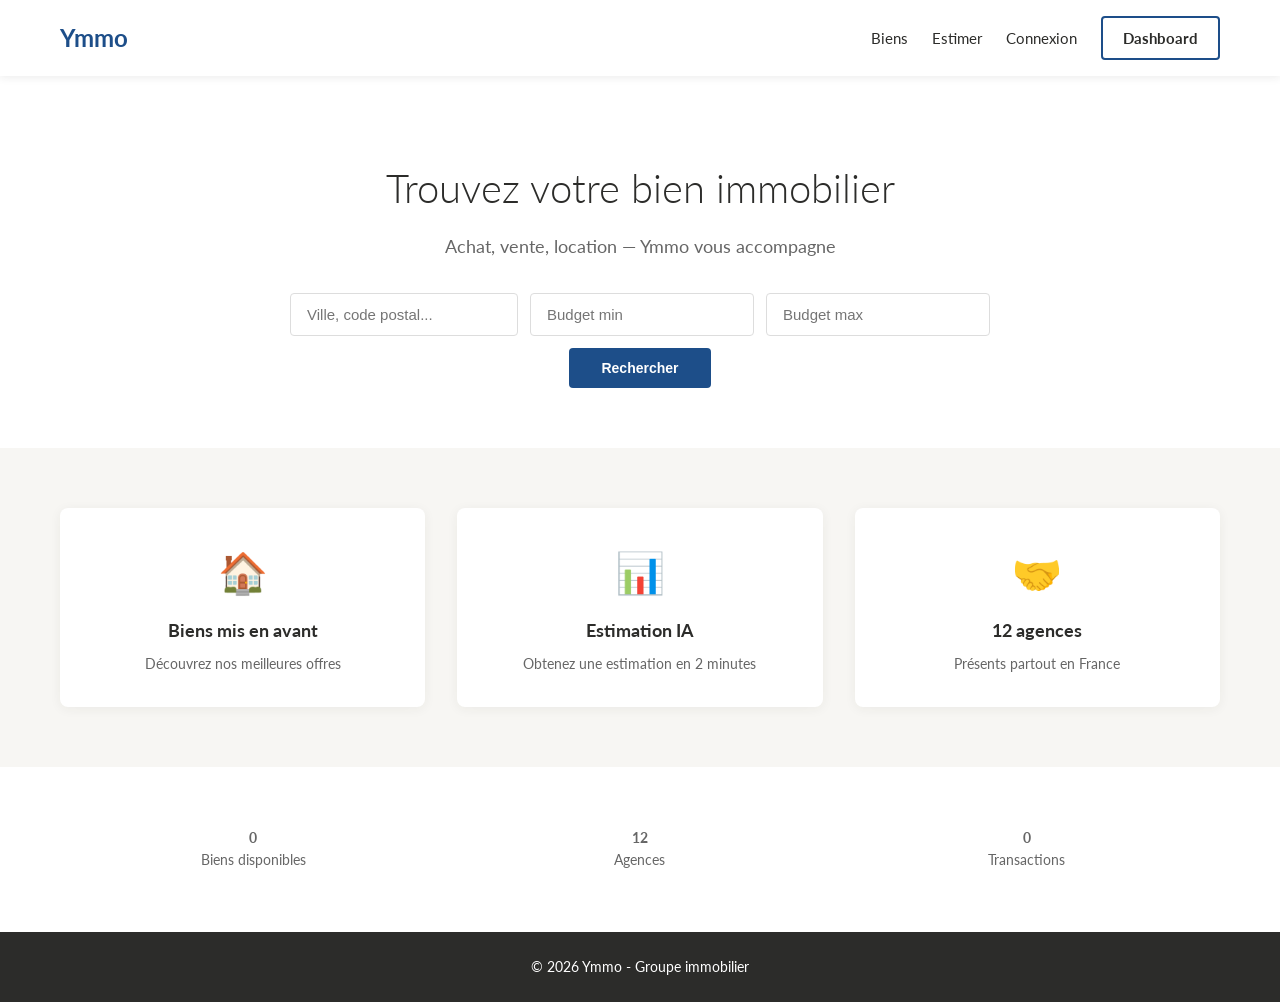
<file: frontend/index.html>
<!DOCTYPE html>
<html lang="fr">

<head>
    <meta charset="UTF-8">
    <meta name="viewport" content="width=device-width, initial-scale=1.0">
    <title>Ymmo - Immobilier</title>
    <link href="https://fonts.googleapis.com/css2?family=Lato:wght@300;400;700&display=swap" rel="stylesheet">
    <link rel="stylesheet" href="css/style.css">
</head>

<body>
    <header>
        <nav class="navbar">
            <div class="container">
                <div class="logo">
                    <a href="/">Ymmo</a>
                </div>
                <div class="nav-links">
                    <a href="pages/biens.html">Biens</a>
                    <a href="pages/estimation.html">Estimer</a>
                    <a href="pages/login.html">Connexion</a>
                    <a href="pages/dashboard.html" class="btn btn-outline">Dashboard</a>
                </div>
            </div>
        </nav>
    </header>

    <main>
        <section class="hero">
            <div class="container">
                <h1>Trouvez votre bien immobilier</h1>
                <p class="subtitle">Achat, vente, location — Ymmo vous accompagne</p>
                <form class="search-bar" action="pages/biens.html" method="GET">
                    <input type="text" name="ville" placeholder="Ville, code postal..." required>
                    <div class="search-group">
                        <input type="number" name="prix_min" placeholder="Budget min">
                        <input type="number" name="prix_max" placeholder="Budget max">
                    </div>
                    <button type="submit" class="btn btn-primary">Rechercher</button>
                </form>
            </div>
        </section>

        <section class="features">
            <div class="container">
                <div class="feature-grid">
                    <div class="feature-card">
                        <div class="feature-icon">🏠</div>
                        <h3>Biens mis en avant</h3>
                        <p>Découvrez nos meilleures offres</p>
                    </div>
                    <div class="feature-card">
                        <div class="feature-icon">📊</div>
                        <h3>Estimation IA</h3>
                        <p>Obtenez une estimation en 2 minutes</p>
                    </div>
                    <div class="feature-card">
                        <div class="feature-icon">🤝</div>
                        <h3>12 agences</h3>
                        <p>Présents partout en France</p>
                    </div>
                </div>
            </div>
        </section>

        <section class="stats">
            <div class="container">
                <div class="stats-grid">
                    <div><span class="stat-number" id="biens-count">0</span><span>Biens disponibles</span></div>
                    <div><span class="stat-number">12</span><span>Agences</span></div>
                    <div><span class="stat-number" id="transactions-count">0</span><span>Transactions</span></div>
                </div>
            </div>
        </section>
    </main>

    <footer>
        <div class="container">
            <p>&copy; 2026 Ymmo - Groupe immobilier</p>
        </div>
    </footer>

    <script src="js/config.js"></script>
    <script src="js/main.js"></script>
</body>

</html>
</file>
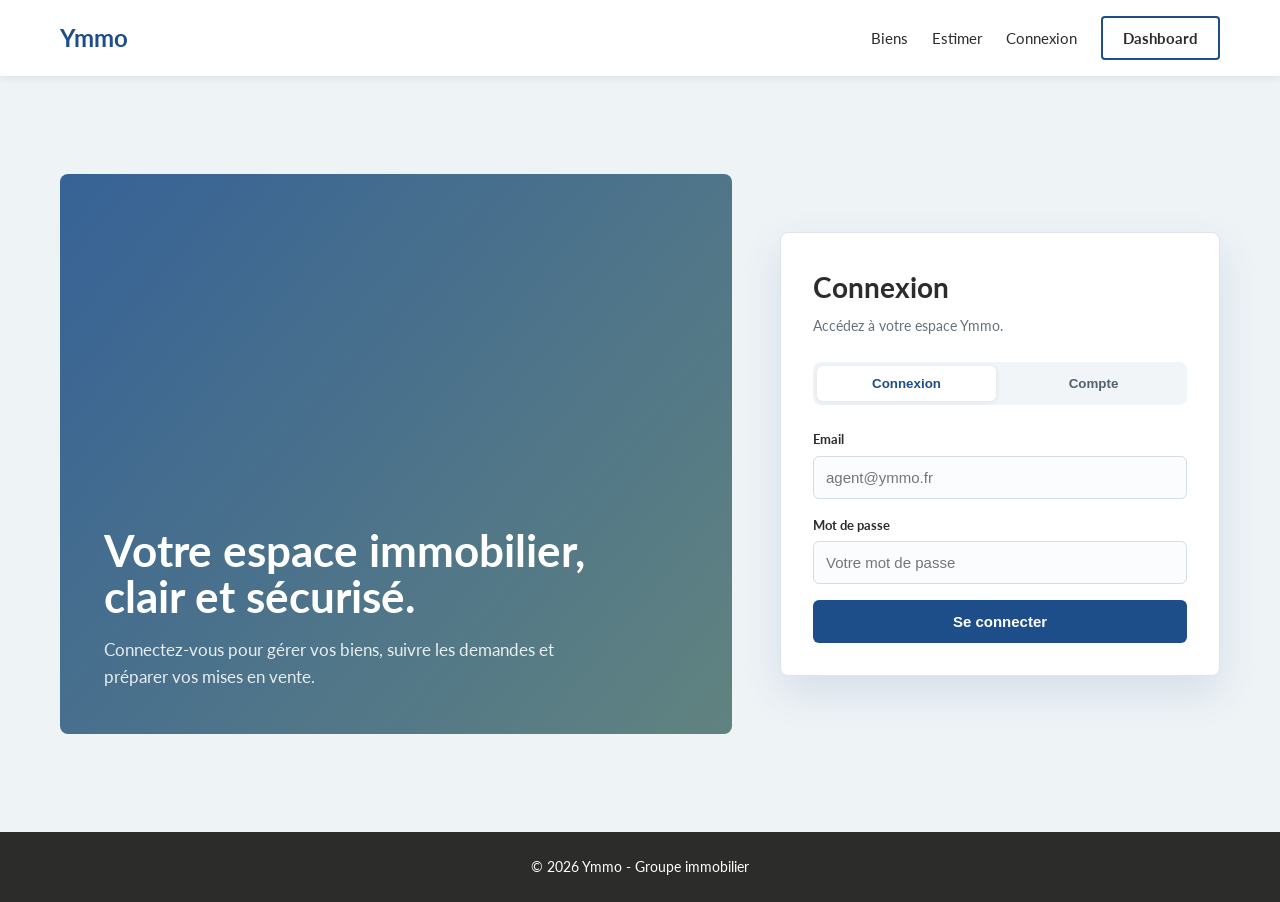
<file: frontend/pages/admin.html>
<!DOCTYPE html>
<html lang="fr">

<head>
    <meta charset="UTF-8">
    <meta name="viewport" content="width=device-width, initial-scale=1.0">
    <title>Administration - Ymmo</title>
    <link href="https://fonts.googleapis.com/css2?family=Lato:wght@300;400;700&display=swap" rel="stylesheet">
    <link rel="stylesheet" href="../css/style.css">
    <style>
        .admin-layout {
            display: grid;
            grid-template-columns: 240px 1fr;
            min-height: calc(100vh - 120px);
        }

        .admin-sidebar {
            background: #1D4E89;
            color: white;
            padding: 24px 0;
        }

        .admin-sidebar h2 {
            font-size: 18px;
            font-weight: 700;
            padding: 0 20px 20px;
            border-bottom: 1px solid rgba(255, 255, 255, 0.15);
            margin-bottom: 12px;
        }

        .admin-nav button {
            display: block;
            width: 100%;
            text-align: left;
            padding: 12px 20px;
            border: none;
            background: transparent;
            color: rgba(255, 255, 255, 0.85);
            font-size: 14px;
            cursor: pointer;
            transition: background 0.2s;
        }

        .admin-nav button:hover,
        .admin-nav button.active {
            background: rgba(255, 255, 255, 0.12);
            color: white;
        }

        .admin-content {
            padding: 32px;
            background: #F7F6F3;
        }

        .admin-header {
            display: flex;
            justify-content: space-between;
            align-items: center;
            flex-wrap: wrap;
            gap: 16px;
            margin-bottom: 24px;
        }

        .admin-header h1 {
            font-size: 26px;
            font-weight: 300;
        }

        .admin-header .user-info {
            font-size: 13px;
            color: #666;
        }

        .panel {
            display: none;
        }

        .panel.active {
            display: block;
        }

        .stats-grid {
            display: grid;
            grid-template-columns: repeat(4, 1fr);
            gap: 16px;
            margin-bottom: 24px;
        }

        .stat-card {
            background: white;
            padding: 20px;
            border-radius: 8px;
            box-shadow: 0 2px 8px rgba(0, 0, 0, 0.06);
            text-align: center;
        }

        .stat-card .number {
            font-size: 28px;
            font-weight: 700;
            color: #1D4E89;
        }

        .stat-card .label {
            font-size: 12px;
            color: #888;
            margin-top: 4px;
        }

        .card {
            background: white;
            border-radius: 8px;
            padding: 24px;
            box-shadow: 0 2px 8px rgba(0, 0, 0, 0.06);
            margin-bottom: 24px;
        }

        .card-header {
            display: flex;
            justify-content: space-between;
            align-items: center;
            margin-bottom: 16px;
            flex-wrap: wrap;
            gap: 12px;
        }

        .card-header h3 {
            font-size: 16px;
        }

        .data-table {
            width: 100%;
            border-collapse: collapse;
            font-size: 14px;
        }

        .data-table th,
        .data-table td {
            padding: 10px 12px;
            text-align: left;
            border-bottom: 1px solid #eee;
        }

        .data-table th {
            font-weight: 700;
            color: #555;
            font-size: 12px;
            text-transform: uppercase;
        }

        .data-table tr:hover {
            background: #fafafa;
        }

        .badge {
            display: inline-block;
            padding: 2px 10px;
            border-radius: 12px;
            font-size: 11px;
            font-weight: 700;
        }

        .badge-admin { background: #fce4ec; color: #c2185b; }
        .badge-agent { background: #e3f2fd; color: #1565c0; }
        .badge-client { background: #f5f5f5; color: #666; }
        .badge-nouveau { background: #e3f2fd; color: #1565c0; }
        .badge-lu { background: #f5f5f5; color: #888; }
        .badge-traite { background: #e8f5e9; color: #2e7d32; }
        .badge-vente { background: #e8f5e9; color: #2e7d32; }
        .badge-vendu { background: #fff3e0; color: #e65100; }

        .btn-sm {
            padding: 4px 10px;
            font-size: 12px;
            border: none;
            border-radius: 4px;
            cursor: pointer;
            margin-right: 4px;
        }

        .btn-edit { background: #e3f2fd; color: #1565c0; }
        .btn-delete { background: #ffebee; color: #c62828; }
        .btn-status { background: #f5f5f5; color: #555; }

        .modal-overlay {
            display: none;
            position: fixed;
            inset: 0;
            background: rgba(0, 0, 0, 0.4);
            z-index: 200;
            align-items: center;
            justify-content: center;
        }

        .modal-overlay.active {
            display: flex;
        }

        .modal {
            background: white;
            border-radius: 8px;
            padding: 24px;
            width: 90%;
            max-width: 520px;
            max-height: 90vh;
            overflow-y: auto;
        }

        .modal h3 {
            margin-bottom: 16px;
        }

        .form-grid {
            display: grid;
            grid-template-columns: 1fr 1fr;
            gap: 12px;
        }

        .form-group {
            margin-bottom: 12px;
        }

        .form-group.full {
            grid-column: 1 / -1;
        }

        .form-group label {
            display: block;
            font-size: 12px;
            font-weight: 700;
            margin-bottom: 4px;
            color: #555;
        }

        .form-group input,
        .form-group select,
        .form-group textarea {
            width: 100%;
            padding: 8px 10px;
            border: 1px solid #ddd;
            border-radius: 4px;
            font-size: 14px;
        }

        .modal-actions {
            display: flex;
            gap: 8px;
            margin-top: 16px;
            justify-content: flex-end;
        }

        .toast {
            position: fixed;
            bottom: 24px;
            right: 24px;
            padding: 12px 20px;
            border-radius: 6px;
            color: white;
            font-size: 14px;
            z-index: 300;
            display: none;
        }

        .toast.success { background: #2e7d32; display: block; }
        .toast.error { background: #c62828; display: block; }

        .table-scroll {
            overflow-x: auto;
        }

        @media (max-width: 900px) {
            .admin-layout {
                grid-template-columns: 1fr;
            }

            .admin-sidebar {
                padding: 16px 0;
            }

            .admin-nav {
                display: flex;
                overflow-x: auto;
                padding: 0 12px;
            }

            .admin-nav button {
                width: auto;
                white-space: nowrap;
                border-radius: 6px;
            }

            .stats-grid {
                grid-template-columns: 1fr 1fr;
            }

            .form-grid {
                grid-template-columns: 1fr;
            }
        }
    </style>
</head>

<body>
    <header>
        <nav class="navbar">
            <div class="container">
                <div class="logo"><a href="/">Ymmo</a></div>
                <div class="nav-links">
                    <a href="biens.html">Biens</a>
                    <a href="estimation.html">Estimer</a>
                    <a href="dashboard.html">Dashboard Agent</a>
                    <a href="admin.html" class="active">Administration</a>
                    <button class="btn btn-outline" onclick="logout()">Déconnexion</button>
                </div>
            </div>
        </nav>
    </header>

    <div class="admin-layout">
        <aside class="admin-sidebar">
            <h2>⚙️ Administration</h2>
            <nav class="admin-nav">
                <button class="active" data-panel="overview" onclick="showPanel('overview')">Vue d'ensemble</button>
                <button data-panel="users" onclick="showPanel('users')">Utilisateurs</button>
                <button data-panel="agences" onclick="showPanel('agences')">Agences</button>
                <button data-panel="biens" onclick="showPanel('biens')">Biens</button>
                <button data-panel="contacts" onclick="showPanel('contacts')">Contacts</button>
                <button data-panel="estimations" onclick="showPanel('estimations')">Estimations</button>
            </nav>
        </aside>

        <main class="admin-content">
            <div class="admin-header">
                <div>
                    <h1 id="panelTitle">Vue d'ensemble</h1>
                    <div class="user-info" id="userInfo">Chargement...</div>
                </div>
            </div>

            <section id="panel-overview" class="panel active">
                <div class="stats-grid" id="statsGrid"></div>
            </section>

            <section id="panel-users" class="panel">
                <div class="card">
                    <div class="card-header">
                        <h3>Utilisateurs</h3>
                        <button class="btn btn-primary" onclick="openUserModal()">+ Ajouter</button>
                    </div>
                    <div class="table-scroll">
                        <table class="data-table">
                            <thead>
                                <tr>
                                    <th>Nom</th>
                                    <th>Email</th>
                                    <th>Rôle</th>
                                    <th>Agence</th>
                                    <th>Inscription</th>
                                    <th>Actions</th>
                                </tr>
                            </thead>
                            <tbody id="usersTable"></tbody>
                        </table>
                    </div>
                </div>
            </section>

            <section id="panel-agences" class="panel">
                <div class="card">
                    <div class="card-header">
                        <h3>Agences (12 + siège)</h3>
                        <button class="btn btn-primary" onclick="openAgenceModal()">+ Ajouter</button>
                    </div>
                    <div class="table-scroll">
                        <table class="data-table">
                            <thead>
                                <tr>
                                    <th>Nom</th>
                                    <th>Ville</th>
                                    <th>Adresse</th>
                                    <th>Téléphone</th>
                                    <th>Email</th>
                                    <th>Actions</th>
                                </tr>
                            </thead>
                            <tbody id="agencesTable"></tbody>
                        </table>
                    </div>
                </div>
            </section>

            <section id="panel-biens" class="panel">
                <div class="card">
                    <div class="card-header">
                        <h3>Biens immobiliers</h3>
                    </div>
                    <div class="table-scroll">
                        <table class="data-table">
                            <thead>
                                <tr>
                                    <th>Titre</th>
                                    <th>Ville</th>
                                    <th>Prix</th>
                                    <th>Type</th>
                                    <th>Statut</th>
                                    <th>Vues</th>
                                    <th>Actions</th>
                                </tr>
                            </thead>
                            <tbody id="biensTable"></tbody>
                        </table>
                    </div>
                </div>
            </section>

            <section id="panel-contacts" class="panel">
                <div class="card">
                    <div class="card-header">
                        <h3>Messages de contact</h3>
                    </div>
                    <div class="table-scroll">
                        <table class="data-table">
                            <thead>
                                <tr>
                                    <th>Nom</th>
                                    <th>Email</th>
                                    <th>Bien #</th>
                                    <th>Message</th>
                                    <th>Statut</th>
                                    <th>Date</th>
                                    <th>Actions</th>
                                </tr>
                            </thead>
                            <tbody id="contactsTable"></tbody>
                        </table>
                    </div>
                </div>
            </section>

            <section id="panel-estimations" class="panel">
                <div class="card">
                    <div class="card-header">
                        <h3>Historique des estimations ML</h3>
                    </div>
                    <div class="table-scroll">
                        <table class="data-table">
                            <thead>
                                <tr>
                                    <th>Ville</th>
                                    <th>Type</th>
                                    <th>Surface</th>
                                    <th>Pièces</th>
                                    <th>Prix estimé</th>
                                    <th>Fourchette</th>
                                    <th>Confiance</th>
                                    <th>Date</th>
                                </tr>
                            </thead>
                            <tbody id="estimationsTable"></tbody>
                        </table>
                    </div>
                </div>
            </section>
        </main>
    </div>

    <div class="modal-overlay" id="modalOverlay">
        <div class="modal" id="modalContent"></div>
    </div>
    <div class="toast" id="toast"></div>

    <script src="../js/config.js"></script>
    <script src="../js/admin.js"></script>
</body>

</html>
</file>
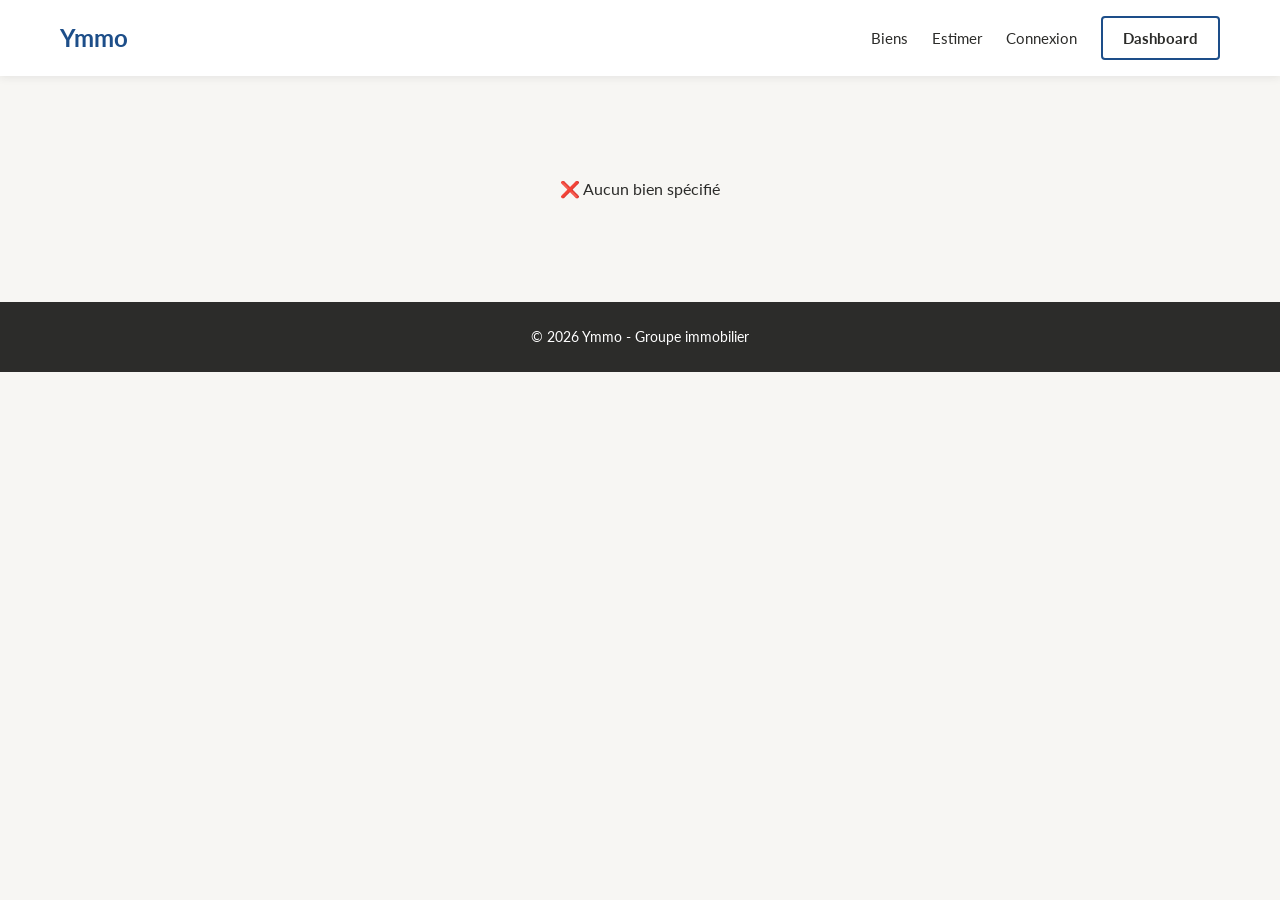
<file: frontend/pages/bien.html>
<!DOCTYPE html>
<html lang="fr">

<head>
    <meta charset="UTF-8">
    <meta name="viewport" content="width=device-width, initial-scale=1.0">
    <title>Fiche annonce - Ymmo</title>
    <link href="https://fonts.googleapis.com/css2?family=Lato:wght@300;400;700&display=swap" rel="stylesheet">
    <link rel="stylesheet" href="../css/style.css">
    <style>
        .bien-detail {
            padding: 40px 0;
        }

        .bien-detail .container {
            max-width: 1000px;
        }

        .bien-detail .gallery {
            display: grid;
            grid-template-columns: 2fr 1fr;
            gap: 8px;
            margin-bottom: 32px;
        }

        .bien-detail .gallery img {
            width: 100%;
            height: 400px;
            object-fit: cover;
            border-radius: 8px;
        }

        .bien-detail .gallery .thumbnails {
            display: grid;
            grid-template-columns: 1fr 1fr;
            gap: 8px;
        }

        .bien-detail .gallery .thumbnails img {
            height: 196px;
            cursor: pointer;
        }

        .bien-detail .main-info {
            display: grid;
            grid-template-columns: 2fr 1fr;
            gap: 40px;
        }

        .bien-detail .price-block {
            background: #F7F6F3;
            padding: 24px;
            border-radius: 8px;
            text-align: center;
        }

        .bien-detail .price-block .price {
            font-size: 32px;
            font-weight: 700;
            color: #1D4E89;
        }

        .bien-detail .price-block .statut {
            display: inline-block;
            padding: 4px 16px;
            border-radius: 20px;
            font-size: 13px;
            font-weight: 700;
            margin-top: 4px;
        }

        .bien-detail .specs {
            display: grid;
            grid-template-columns: repeat(4, 1fr);
            gap: 12px;
            margin: 16px 0;
        }

        .bien-detail .specs div {
            background: #F7F6F3;
            padding: 12px;
            border-radius: 4px;
            text-align: center;
        }

        .bien-detail .specs .value {
            font-weight: 700;
            font-size: 18px;
        }

        .bien-detail .specs .label {
            font-size: 12px;
            color: #888;
        }

        .bien-detail .description {
            margin: 16px 0;
            line-height: 1.8;
        }

        .bien-detail .agent-block {
            background: white;
            padding: 24px;
            border-radius: 8px;
            box-shadow: 0 2px 8px rgba(0, 0, 0, 0.06);
            margin: 16px 0;
        }

        .bien-detail .agent-block .agent-name {
            font-weight: 700;
        }

        .bien-detail .agent-block .agent-agence {
            color: #888;
            font-size: 14px;
        }

        .bien-detail .contact-form textarea {
            width: 100%;
            padding: 10px;
            border: 1px solid #ddd;
            border-radius: 4px;
            min-height: 100px;
            font-family: inherit;
        }

        .bien-detail .contact-form input {
            width: 100%;
            padding: 10px;
            border: 1px solid #ddd;
            border-radius: 4px;
            margin-bottom: 8px;
        }

        .bien-detail .similar {
            margin-top: 40px;
            padding-top: 32px;
            border-top: 1px solid #eee;
        }

        .bien-detail .similar h3 {
            margin-bottom: 16px;
        }

        .bien-detail .similar-grid {
            display: grid;
            grid-template-columns: repeat(3, 1fr);
            gap: 16px;
        }

        .bien-detail .similar-grid .card {
            background: white;
            border-radius: 8px;
            overflow: hidden;
            box-shadow: 0 2px 8px rgba(0, 0, 0, 0.06);
            padding: 12px;
        }

        .bien-detail .similar-grid .card img {
            width: 100%;
            height: 150px;
            object-fit: cover;
            border-radius: 4px;
        }

        .bien-detail .similar-grid .card .price {
            font-weight: 700;
            color: #1D4E89;
        }

        @media (max-width: 768px) {
            .bien-detail .main-info {
                grid-template-columns: 1fr;
            }

            .bien-detail .gallery {
                grid-template-columns: 1fr;
            }

            .bien-detail .gallery .thumbnails {
                grid-template-columns: repeat(4, 1fr);
            }

            .bien-detail .gallery .thumbnails img {
                height: 80px;
            }

            .bien-detail .specs {
                grid-template-columns: 1fr 1fr;
            }

            .bien-detail .similar-grid {
                grid-template-columns: 1fr 1fr;
            }
        }
    </style>
</head>

<body>
    <header>
        <nav class="navbar">
            <div class="container">
                <div class="logo"><a href="/">Ymmo</a></div>
                <div class="nav-links">
                    <a href="biens.html">Biens</a>
                    <a href="estimation.html">Estimer</a>
                    <a href="login.html">Connexion</a>
                    <a href="dashboard.html" class="btn btn-outline">Dashboard</a>
                </div>
            </div>
        </nav>
    </header>

    <main>
        <section class="bien-detail" id="bienDetail">
            <div class="container">
                <div id="loading" style="text-align:center; padding:60px;">Chargement...</div>
                <div id="content" style="display:none;">
                    <div class="gallery" id="gallery"></div>
                    <div class="main-info">
                        <div>
                            <h1 id="bienTitle"></h1>
                            <p id="bienLocation" style="color:#888;"></p>
                            <div class="specs" id="specs"></div>
                            <div class="description" id="bienDescription"></div>
                            <div class="agent-block" id="agentBlock">
                                <div class="agent-name" id="agentName">Agent Ymmo</div>
                                <div class="agent-agence" id="agentAgence">Agence Ymmo</div>
                            </div>
                            <div class="contact-form">
                                <h4>Contacter l'agent</h4>
                                <input type="text" id="contactNom" placeholder="Votre nom">
                                <input type="email" id="contactEmail" placeholder="Votre email">
                                <input type="tel" id="contactTel" placeholder="Votre téléphone">
                                <textarea id="contactMessage" placeholder="Votre message..."></textarea>
                                <button class="btn btn-primary" onclick="sendContact()">Envoyer</button>
                                <div id="contactMessageResult" style="margin-top:8px;"></div>
                            </div>
                        </div>
                        <div>
                            <div class="price-block">
                                <div class="price" id="bienPrice"></div>
                                <span class="statut" id="bienStatut"></span>
                            </div>
                            <div style="background:#F7F6F3; padding:16px; border-radius:8px; margin-top:16px;">
                                <p style="font-size:14px; color:#666;">Prix au m² : <strong id="prixM2">-</strong></p>
                                <p style="font-size:14px; color:#666;">Référence : <strong id="bienRef">-</strong></p>
                            </div>
                        </div>
                    </div>
                    <div class="similar" id="similarSection">
                        <h3>Biens similaires</h3>
                        <div class="similar-grid" id="similarGrid"></div>
                    </div>
                </div>
            </div>
        </section>
    </main>

    <footer>
        <div class="container">
            <p>&copy; 2026 Ymmo - Groupe immobilier</p>
        </div>
    </footer>

    <script src="../js/config.js"></script>
    <script>
        let currentBienId = null;

        function getUrlParams() {
            const params = new URLSearchParams(window.location.search);
            return params.get('id');
        }

        async function loadBien() {
            const id = getUrlParams();
            if (!id) {
                document.getElementById('loading').textContent = '❌ Aucun bien spécifié';
                return;
            }
            currentBienId = id;

            try {
                const response = await fetch(`${API_URL}/biens/${id}`);
                if (!response.ok) throw new Error('Bien non trouvé');
                const bien = await response.json();
                displayBien(bien);
                loadSimilar(bien);
            } catch (error) {
                document.getElementById('loading').textContent = '❌ ' + error.message;
            }
        }

        function displayBien(bien) {
            document.getElementById('loading').style.display = 'none';
            document.getElementById('content').style.display = 'block';

            document.getElementById('bienTitle').textContent = bien.titre || 'Bien immobilier';
            document.getElementById('bienLocation').textContent = `${bien.ville || ''} ${bien.code_postal || ''}`;
            document.getElementById('bienPrice').textContent = `${bien.prix?.toLocaleString('fr-FR') || '0'} €`;

            const statutEl = document.getElementById('bienStatut');
            statutEl.textContent = bien.statut || 'vente';
            statutEl.className = `statut ${bien.statut || 'vente'}`;

            const specsData = [
                { label: 'Surface', value: `${bien.surface_m2 || 0} m²` },
                { label: 'Pièces', value: bien.nb_pieces || 0 },
                { label: 'Chambres', value: bien.nb_chambres || 0 },
                { label: 'Étage', value: bien.etage || 0 }
            ];
            document.getElementById('specs').innerHTML = specsData.map(s =>
                `<div><div class="value">${s.value}</div><div class="label">${s.label}</div></div>`
            ).join('');

            document.getElementById('bienDescription').textContent = bien.description || 'Aucune description disponible.';
            document.getElementById('agentName').textContent = 'Agent Ymmo';
            document.getElementById('agentAgence').textContent = 'Agence Ymmo';
            document.getElementById('prixM2').textContent = bien.surface_m2 ? `${(bien.prix / bien.surface_m2).toFixed(0)} €` : '-';
            document.getElementById('bienRef').textContent = `YMMO-${String(bien.id).padStart(6, '0')}`;

            // Galerie
            const isAppartementTest = bien.titre && bien.titre.toLowerCase().includes('appartement test');
            const mainImg = isAppartementTest 
                ? 'https://images.unsplash.com/photo-1522708323590-d24dbb6b0267?auto=format&fit=crop&w=800&q=80' 
                : `https://picsum.photos/seed/${bien.id}/800/400`;
            const thumbImgs = isAppartementTest 
                ? [
                    'https://images.unsplash.com/photo-1502672260266-1c1de2c1bbf2?auto=format&fit=crop&w=400&q=80',
                    'https://images.unsplash.com/photo-1484154218962-a197022b5858?auto=format&fit=crop&w=400&q=80',
                    'https://images.unsplash.com/photo-1493809842364-78817add7ffb?auto=format&fit=crop&w=400&q=80',
                    'https://images.unsplash.com/photo-1560448204-e02f11c3d0e2?auto=format&fit=crop&w=400&q=80'
                  ]
                : [1, 2, 3, 4].map(i => `https://picsum.photos/seed/${bien.id}${i}/400/200`);

            const galleryHtml = `
                <img src="${mainImg}" alt="${bien.titre}">
                <div class="thumbnails">
                    ${thumbImgs.map((src, i) => `
                        <img src="${src}" alt="Photo ${i + 1}">
                    `).join('')}
                </div>
            `;
            document.getElementById('gallery').innerHTML = galleryHtml;

            // Pré-remplir le formulaire de contact
            document.getElementById('contactNom').value = '';
            document.getElementById('contactEmail').value = '';
            document.getElementById('contactTel').value = '';
            document.getElementById('contactMessage').value = `Bonjour, je suis intéressé par le bien ${bien.titre} (réf: YMMO-${String(bien.id).padStart(6, '0')}).`;
        }

        async function loadSimilar(bien) {
            try {
                const response = await fetch(`${API_URL}/biens/?ville=${encodeURIComponent(bien.ville || '')}&limit=3`);
                if (!response.ok) throw new Error('Erreur chargement similaires');
                const biens = await response.json();
                const filtered = biens.filter(b => b.id !== bien.id).slice(0, 3);
                const grid = document.getElementById('similarGrid');
                if (filtered.length === 0) {
                    grid.innerHTML = '<p style="color:#888;">Aucun bien similaire trouvé</p>';
                    return;
                }
                grid.innerHTML = filtered.map(b => `
                    <div class="card" onclick="window.location.href='bien.html?id=${b.id}'">
                        <img src="https://picsum.photos/seed/${b.id}/400/200" alt="${b.titre}">
                        <div class="price">${b.prix?.toLocaleString('fr-FR') || '0'} €</div>
                        <div>${b.titre || 'Bien'}</div>
                        <div style="font-size:13px; color:#888;">${b.ville || ''} • ${b.surface_m2 || 0} m²</div>
                    </div>
                `).join('');
            } catch (error) {
                document.getElementById('similarGrid').innerHTML = '<p style="color:#888;">Impossible de charger les biens similaires</p>';
            }
        }

        async function sendContact() {
            const resultEl = document.getElementById('contactMessageResult');
            resultEl.innerHTML = '';

            const nom = document.getElementById('contactNom').value.trim();
            const email = document.getElementById('contactEmail').value.trim();
            const telephone = document.getElementById('contactTel').value.trim();
            const message = document.getElementById('contactMessage').value.trim();

            if (!nom || !email || !message) {
                resultEl.innerHTML = '<span style="color:#d32f2f;">Veuillez remplir tous les champs obligatoires.</span>';
                return;
            }

            try {
                const response = await fetch(`${API_URL}/contacts/`, {
                    method: 'POST',
                    headers: { 'Content-Type': 'application/json' },
                    body: JSON.stringify({
                        bien_id: parseInt(currentBienId),
                        nom,
                        email,
                        telephone,
                        message
                    })
                });

                if (!response.ok) {
                    const error = await response.json();
                    throw new Error(error.detail || 'Erreur lors de l\'envoi');
                }

                resultEl.innerHTML = '<span style="color:#2e7d32;">✅ Message envoyé ! L\'agent vous répondra rapidement.</span>';
                document.getElementById('contactNom').value = '';
                document.getElementById('contactEmail').value = '';
                document.getElementById('contactTel').value = '';
                document.getElementById('contactMessage').value = '';

            } catch (error) {
                resultEl.innerHTML = `<span style="color:#d32f2f;">❌ ${error.message}</span>`;
            }
        }

        // Charger au démarrage
        loadBien();
    </script>
</body>

</html>
</file>
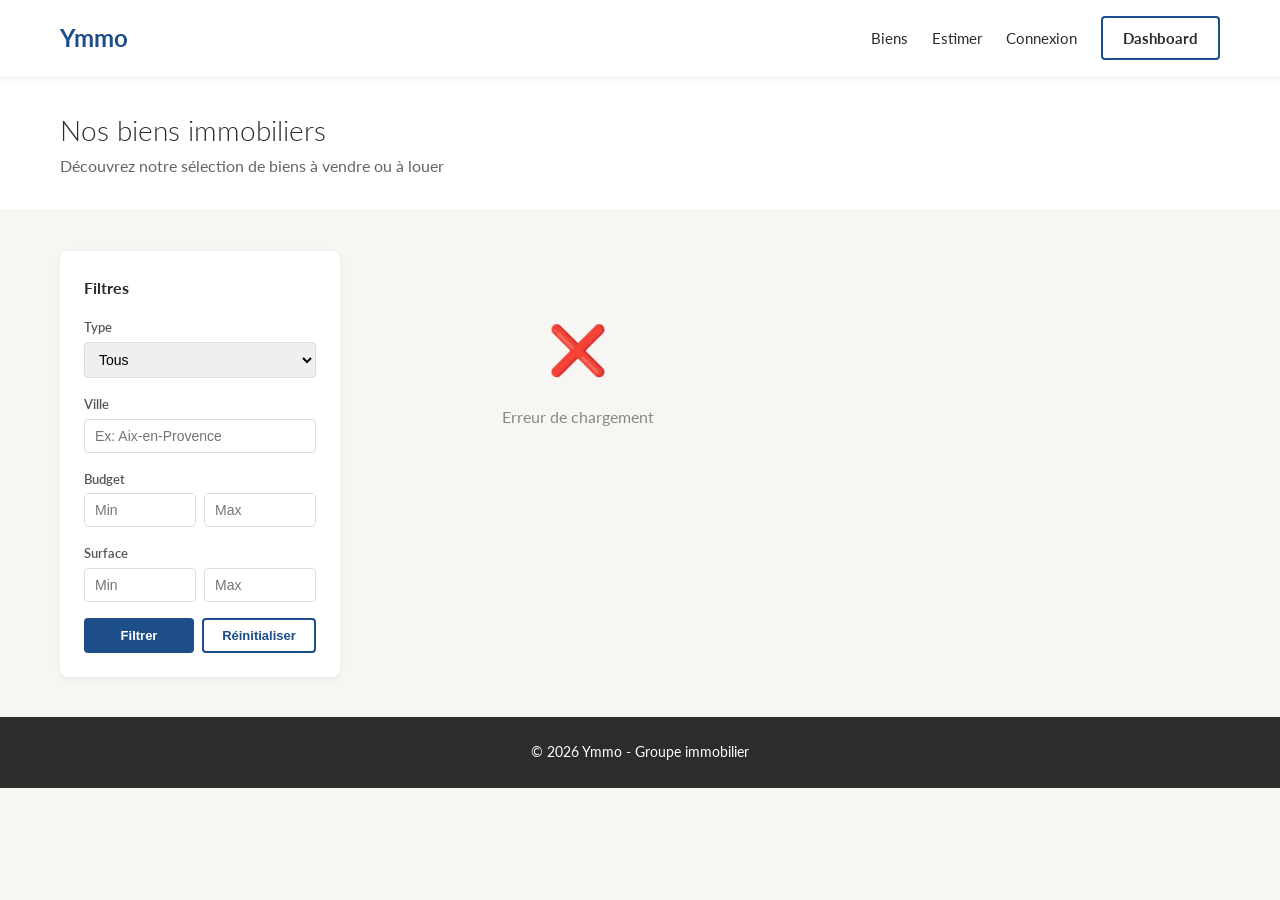
<file: frontend/pages/biens.html>
<!DOCTYPE html>
<html lang="fr">

<head>
    <meta charset="UTF-8">
    <meta name="viewport" content="width=device-width, initial-scale=1.0">
    <title>Biens - Ymmo</title>
    <link href="https://fonts.googleapis.com/css2?family=Lato:wght@300;400;700&display=swap" rel="stylesheet">
    <link rel="stylesheet" href="../css/style.css">
    <style>
        .page-header {
            background: white;
            padding: 32px 0;
            border-bottom: 1px solid #eee;
        }

        .page-header h1 {
            font-size: 28px;
            font-weight: 300;
        }

        .page-header .subtitle {
            color: #666;
        }

        .catalog {
            padding: 40px 0;
        }

        .catalog-grid {
            display: grid;
            grid-template-columns: 280px 1fr;
            gap: 32px;
        }

        .filters {
            background: white;
            padding: 24px;
            border-radius: 8px;
            box-shadow: 0 2px 8px rgba(0, 0, 0, 0.06);
            position: sticky;
            top: 80px;
            height: fit-content;
        }

        .filters h3 {
            font-size: 16px;
            margin-bottom: 16px;
        }

        .filter-group {
            margin-bottom: 16px;
        }

        .filter-group label {
            display: block;
            font-size: 13px;
            font-weight: 600;
            margin-bottom: 4px;
            color: #555;
        }

        .filter-group input,
        .filter-group select {
            width: 100%;
            padding: 8px 10px;
            border: 1px solid #ddd;
            border-radius: 4px;
            font-size: 14px;
        }

        .filter-group .range-inputs {
            display: flex;
            gap: 8px;
        }

        .filter-group .range-inputs input {
            width: 50%;
        }

        .filter-actions {
            display: flex;
            gap: 8px;
            margin-top: 8px;
        }

        .filter-actions .btn {
            flex: 1;
            padding: 8px;
            font-size: 13px;
        }

        .biens-list {
            display: grid;
            grid-template-columns: 1fr 1fr;
            gap: 24px;
        }

        .bien-card {
            background: white;
            border-radius: 8px;
            overflow: hidden;
            box-shadow: 0 2px 8px rgba(0, 0, 0, 0.06);
            transition: transform 0.2s, box-shadow 0.2s;
            cursor: pointer;
        }

        .bien-card:hover {
            transform: translateY(-4px);
            box-shadow: 0 4px 16px rgba(0, 0, 0, 0.1);
        }

        .bien-card img {
            width: 100%;
            height: 200px;
            object-fit: cover;
            background: #f0f0f0;
        }

        .bien-card .content {
            padding: 16px;
        }

        .bien-card .price {
            font-size: 22px;
            font-weight: 700;
            color: #1D4E89;
        }

        .bien-card .title {
            font-size: 16px;
            margin: 4px 0;
            color: #2C2C2A;
        }

        .bien-card .location {
            font-size: 14px;
            color: #777;
        }

        .bien-card .details {
            display: flex;
            gap: 16px;
            margin-top: 8px;
            font-size: 13px;
            color: #555;
        }

        .bien-card .badge {
            display: inline-block;
            padding: 2px 12px;
            border-radius: 20px;
            font-size: 12px;
            font-weight: 700;
        }

        .badge.vente {
            background: #e3f2fd;
            color: #1565c0;
        }

        .badge.location {
            background: #e8f5e9;
            color: #2e7d32;
        }

        .badge.vendu {
            background: #f5f5f5;
            color: #888;
        }

        .pagination {
            display: flex;
            justify-content: center;
            gap: 8px;
            margin-top: 32px;
        }

        .pagination button {
            padding: 8px 16px;
            border: 1px solid #ddd;
            background: white;
            border-radius: 4px;
            cursor: pointer;
        }

        .pagination button.active {
            background: #1D4E89;
            color: white;
            border-color: #1D4E89;
        }

        .no-results {
            text-align: center;
            padding: 60px 0;
            color: #888;
        }

        .no-results .icon {
            font-size: 48px;
            margin-bottom: 16px;
        }

        @media (max-width: 1024px) {
            .catalog-grid {
                grid-template-columns: 1fr;
            }

            .biens-list {
                grid-template-columns: 1fr 1fr;
            }
        }

        @media (max-width: 600px) {
            .biens-list {
                grid-template-columns: 1fr;
            }

            .filters {
                position: static;
            }
        }
    </style>
</head>

<body>
    <header>
        <nav class="navbar">
            <div class="container">
                <div class="logo"><a href="/">Ymmo</a></div>
                <div class="nav-links">
                    <a href="biens.html" class="active">Biens</a>
                    <a href="estimation.html">Estimer</a>
                    <a href="login.html">Connexion</a>
                    <a href="dashboard.html" class="btn btn-outline">Dashboard</a>
                </div>
            </div>
        </nav>
    </header>

    <main>
        <div class="page-header">
            <div class="container">
                <h1>Nos biens immobiliers</h1>
                <p class="subtitle">Découvrez notre sélection de biens à vendre ou à louer</p>
            </div>
        </div>

        <section class="catalog">
            <div class="container">
                <div class="catalog-grid">
                    <aside class="filters">
                        <h3>Filtres</h3>
                        <div class="filter-group">
                            <label>Type</label>
                            <select id="filter_type">
                                <option value="">Tous</option>
                                <option value="maison">Maison</option>
                                <option value="appartement">Appartement</option>
                                <option value="commerce">Commerce</option>
                            </select>
                        </div>
                        <div class="filter-group">
                            <label>Ville</label>
                            <input type="text" id="filter_ville" placeholder="Ex: Aix-en-Provence">
                        </div>
                        <div class="filter-group">
                            <label>Budget</label>
                            <div class="range-inputs">
                                <input type="number" id="filter_prix_min" placeholder="Min" step="10000">
                                <input type="number" id="filter_prix_max" placeholder="Max" step="10000">
                            </div>
                        </div>
                        <div class="filter-group">
                            <label>Surface</label>
                            <div class="range-inputs">
                                <input type="number" id="filter_surface_min" placeholder="Min" step="10">
                                <input type="number" id="filter_surface_max" placeholder="Max" step="10">
                            </div>
                        </div>
                        <div class="filter-actions">
                            <button class="btn btn-primary" onclick="applyFilters()">Filtrer</button>
                            <button class="btn btn-outline" onclick="resetFilters()">Réinitialiser</button>
                        </div>
                    </aside>

                    <div>
                        <div id="biensContainer" class="biens-list">
                            <div class="no-results">Chargement...</div>
                        </div>
                        <div class="pagination" id="pagination"></div>
                    </div>
                </div>
            </div>
        </section>
    </main>

    <footer>
        <div class="container">
            <p>&copy; 2026 Ymmo - Groupe immobilier</p>
        </div>
    </footer>

    <script src="../js/config.js"></script>
    <script src="../js/biens.js"></script>
</body>

</html>
</file>
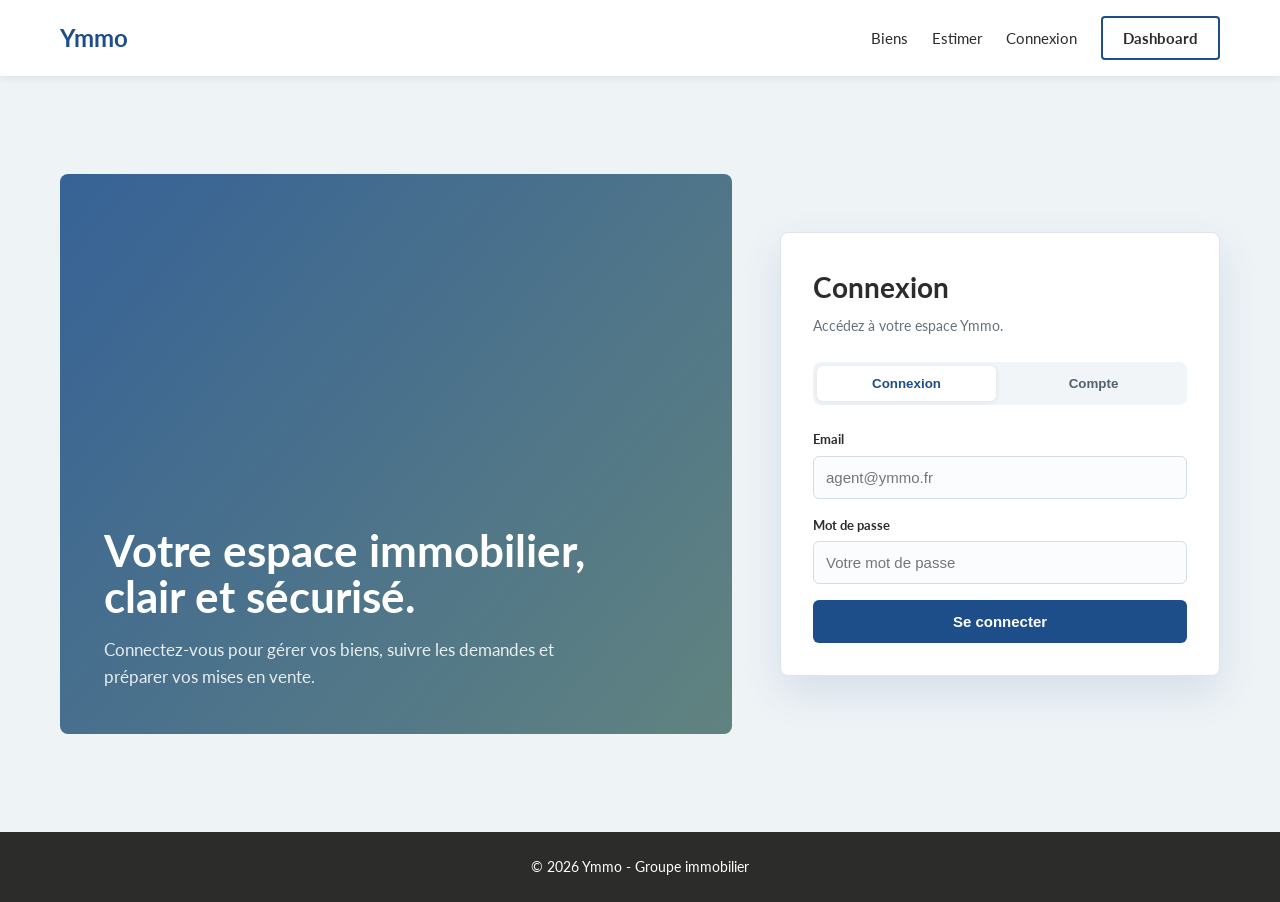
<file: frontend/pages/dashboard.html>
<!DOCTYPE html>
<html lang="fr">

<head>
    <meta charset="UTF-8">
    <meta name="viewport" content="width=device-width, initial-scale=1.0">
    <title>Dashboard - Ymmo</title>
    <link href="https://fonts.googleapis.com/css2?family=Inter:wght@300;400;500;600;700&display=swap" rel="stylesheet">
    <link rel="stylesheet" href="../css/style.css">
    <style>
        body {
            background: #f0f2f5;
            font-family: 'Inter', sans-serif;
        }

        .dashboard {
            padding: 32px 0 64px;
        }

        /* Header */
        .dash-header {
            background: white;
            border-bottom: 1px solid #e5e7eb;
            padding: 0;
            margin-bottom: 32px;
            box-shadow: 0 1px 4px rgba(0,0,0,0.06);
        }

        .dash-header-inner {
            max-width: 1200px;
            margin: 0 auto;
            padding: 0 24px;
            display: flex;
            align-items: center;
            justify-content: space-between;
            height: 64px;
        }

        .dash-header .logo {
            font-size: 22px;
            font-weight: 700;
            color: #1D4E89;
            text-decoration: none;
        }

        .dash-nav {
            display: flex;
            align-items: center;
            gap: 8px;
        }

        .dash-nav a {
            text-decoration: none;
            color: #6b7280;
            font-size: 14px;
            font-weight: 500;
            padding: 6px 12px;
            border-radius: 6px;
            transition: all .2s;
        }

        .dash-nav a:hover { background: #f3f4f6; color: #111; }

        .user-chip {
            display: flex;
            align-items: center;
            gap: 10px;
            background: #f3f4f6;
            border-radius: 32px;
            padding: 6px 16px 6px 8px;
        }

        .user-avatar {
            width: 32px;
            height: 32px;
            border-radius: 50%;
            background: linear-gradient(135deg, #1D4E89, #2a5858);
            display: flex;
            align-items: center;
            justify-content: center;
            color: white;
            font-size: 13px;
            font-weight: 700;
        }

        .user-chip span { font-size: 13px; font-weight: 500; color: #374151; }

        .btn-logout {
            background: none;
            border: 1px solid #d1d5db;
            padding: 6px 14px;
            border-radius: 6px;
            font-size: 13px;
            color: #6b7280;
            cursor: pointer;
            transition: all .2s;
        }

        .btn-logout:hover { border-color: #ef4444; color: #ef4444; background: #fff5f5; }

        /* Stats */
        .stats-grid {
            display: grid;
            grid-template-columns: repeat(4, 1fr);
            gap: 16px;
            margin-bottom: 28px;
        }

        .stat-card {
            background: white;
            padding: 20px 24px;
            border-radius: 12px;
            box-shadow: 0 1px 3px rgba(0,0,0,0.07);
            border: 1px solid #f0f0f0;
            display: flex;
            align-items: center;
            gap: 16px;
        }

        .stat-icon {
            width: 48px;
            height: 48px;
            border-radius: 12px;
            display: flex;
            align-items: center;
            justify-content: center;
            font-size: 22px;
            flex-shrink: 0;
        }

        .stat-icon.blue { background: #eff6ff; }
        .stat-icon.green { background: #f0fdf4; }
        .stat-icon.orange { background: #fff7ed; }
        .stat-icon.purple { background: #faf5ff; }

        .stat-content .number {
            font-size: 28px;
            font-weight: 700;
            color: #111827;
            line-height: 1;
        }

        .stat-content .label {
            font-size: 13px;
            color: #6b7280;
            margin-top: 4px;
        }

        /* Main grid */
        .dashboard-grid {
            display: grid;
            grid-template-columns: 1fr 360px;
            gap: 20px;
            align-items: start;
        }

        .card {
            background: white;
            border-radius: 12px;
            box-shadow: 0 1px 3px rgba(0,0,0,0.07);
            border: 1px solid #f0f0f0;
            overflow: hidden;
        }

        .card-header {
            padding: 20px 24px 0;
            display: flex;
            align-items: center;
            justify-content: space-between;
        }

        .card-header h3 {
            font-size: 15px;
            font-weight: 600;
            color: #111827;
        }

        .card-body { padding: 16px 24px 20px; }

        /* Bouton ajouter */
        .btn-add-bien {
            display: inline-flex;
            align-items: center;
            gap: 6px;
            background: #1D4E89;
            color: white;
            border: none;
            padding: 8px 16px;
            border-radius: 8px;
            font-size: 13px;
            font-weight: 600;
            cursor: pointer;
            transition: background .2s;
        }

        .btn-add-bien:hover { background: #163a64; }

        /* Formulaire d'ajout */
        .form-add {
            display: none;
            background: #f8fafc;
            border-top: 1px solid #e5e7eb;
            padding: 24px;
        }

        .form-add.active { display: block; }

        .form-add h4 {
            font-size: 15px;
            font-weight: 600;
            margin-bottom: 16px;
            color: #1D4E89;
        }

        .form-grid {
            display: grid;
            grid-template-columns: 1fr 1fr;
            gap: 12px;
        }

        .form-grid .full { grid-column: 1 / -1; }

        .form-group {
            display: flex;
            flex-direction: column;
            gap: 4px;
        }

        .form-group label {
            font-size: 12px;
            font-weight: 600;
            color: #6b7280;
            text-transform: uppercase;
            letter-spacing: .04em;
        }

        .form-group input,
        .form-group select,
        .form-group textarea {
            padding: 9px 12px;
            border: 1px solid #d1d5db;
            border-radius: 8px;
            font-size: 14px;
            background: white;
            transition: border-color .2s;
        }

        .form-group input:focus,
        .form-group select:focus,
        .form-group textarea:focus {
            outline: none;
            border-color: #1D4E89;
            box-shadow: 0 0 0 3px rgba(29,78,137,.08);
        }

        .form-group textarea { min-height: 72px; resize: vertical; }

        .form-actions {
            display: flex;
            align-items: center;
            gap: 10px;
            margin-top: 16px;
        }

        .btn-submit {
            background: #1D4E89;
            color: white;
            border: none;
            padding: 10px 24px;
            border-radius: 8px;
            font-size: 14px;
            font-weight: 600;
            cursor: pointer;
            transition: background .2s;
        }

        .btn-submit:hover { background: #163a64; }

        .btn-cancel {
            background: none;
            border: 1px solid #d1d5db;
            padding: 10px 20px;
            border-radius: 8px;
            font-size: 14px;
            color: #6b7280;
            cursor: pointer;
            transition: all .2s;
        }

        .btn-cancel:hover { border-color: #9ca3af; color: #374151; }

        #addResult {
            font-size: 13px;
            font-weight: 500;
        }

        /* Liste des biens */
        .bien-item {
            display: flex;
            align-items: center;
            gap: 14px;
            padding: 12px 0;
            border-bottom: 1px solid #f3f4f6;
        }

        .bien-item:last-child { border-bottom: none; }

        .bien-thumb {
            width: 48px;
            height: 48px;
            border-radius: 8px;
            object-fit: cover;
            background: #e5e7eb;
            flex-shrink: 0;
        }

        .bien-info { flex: 1; min-width: 0; }

        .bien-info .title {
            font-size: 14px;
            font-weight: 600;
            color: #111827;
            white-space: nowrap;
            overflow: hidden;
            text-overflow: ellipsis;
        }

        .bien-info .meta {
            font-size: 12px;
            color: #9ca3af;
            margin-top: 2px;
        }

        .statut-pill {
            display: inline-flex;
            align-items: center;
            padding: 2px 8px;
            border-radius: 20px;
            font-size: 11px;
            font-weight: 600;
        }

        .statut-pill.vente { background: #dbeafe; color: #1d4ed8; }
        .statut-pill.vendu { background: #d1fae5; color: #065f46; }
        .statut-pill.location { background: #fef3c7; color: #92400e; }

        .bien-actions {
            display: flex;
            gap: 6px;
        }

        .btn-sm {
            padding: 5px 10px;
            font-size: 12px;
            border: none;
            border-radius: 6px;
            cursor: pointer;
            font-weight: 500;
            transition: all .2s;
        }

        .btn-sm.view { background: #eff6ff; color: #1d4ed8; }
        .btn-sm.view:hover { background: #dbeafe; }

        /* Messages */
        .contact-item {
            padding: 12px 0;
            border-bottom: 1px solid #f3f4f6;
        }

        .contact-item:last-child { border-bottom: none; }

        .contact-item .name {
            font-size: 14px;
            font-weight: 600;
            color: #111827;
            display: flex;
            align-items: center;
            gap: 6px;
        }

        .contact-item .preview {
            font-size: 12px;
            color: #9ca3af;
            margin-top: 3px;
            white-space: nowrap;
            overflow: hidden;
            text-overflow: ellipsis;
        }

        .badge-nouveau { background: #dbeafe; color: #1d4ed8; padding: 1px 7px; border-radius: 10px; font-size: 11px; font-weight: 600; }
        .badge-lu { background: #f3f4f6; color: #6b7280; padding: 1px 7px; border-radius: 10px; font-size: 11px; font-weight: 600; }
        .badge-traite { background: #d1fae5; color: #065f46; padding: 1px 7px; border-radius: 10px; font-size: 11px; font-weight: 600; }

        /* Toast */
        .toast {
            position: fixed;
            bottom: 24px;
            right: 24px;
            background: #111827;
            color: white;
            padding: 12px 20px;
            border-radius: 10px;
            font-size: 14px;
            font-weight: 500;
            opacity: 0;
            transform: translateY(8px);
            transition: all .3s;
            z-index: 9999;
            pointer-events: none;
        }

        .toast.show { opacity: 1; transform: translateY(0); }
        .toast.success { background: #065f46; }
        .toast.error { background: #991b1b; }

        /* Empty state */
        .empty-state {
            text-align: center;
            padding: 32px 16px;
            color: #9ca3af;
        }

        .empty-state .icon { font-size: 36px; margin-bottom: 8px; }
        .empty-state p { font-size: 14px; }

        @media (max-width: 1024px) {
            .stats-grid { grid-template-columns: 1fr 1fr; }
            .dashboard-grid { grid-template-columns: 1fr; }
        }

        @media (max-width: 600px) {
            .stats-grid { grid-template-columns: 1fr 1fr; }
            .form-grid { grid-template-columns: 1fr; }
            .form-grid .full { grid-column: auto; }
            .dash-header-inner { padding: 0 16px; }
        }
    </style>
</head>

<body>
    <!-- Header dédié dashboard -->
    <div class="dash-header">
        <div class="dash-header-inner">
            <a href="/" class="logo">Ymmo</a>
            <nav class="dash-nav">
                <a href="biens.html">Annonces</a>
                <a href="estimation.html">Estimer</a>
            </nav>
            <div style="display:flex; align-items:center; gap:12px;">
                <div class="user-chip">
                    <div class="user-avatar" id="userAvatar">?</div>
                    <span id="userInfo">Chargement...</span>
                </div>
                <button class="btn-logout" onclick="logout()">Déconnexion</button>
            </div>
        </div>
    </div>

    <main>
        <section class="dashboard">
            <div class="container">

                <!-- Stats -->
                <div class="stats-grid">
                    <div class="stat-card">
                        <div class="stat-icon blue">🏠</div>
                        <div class="stat-content">
                            <div class="number" id="statBiens">0</div>
                            <div class="label">Mes biens</div>
                        </div>
                    </div>
                    <div class="stat-card">
                        <div class="stat-icon green">✅</div>
                        <div class="stat-content">
                            <div class="number" id="statVendus">0</div>
                            <div class="label">Vendus</div>
                        </div>
                    </div>
                    <div class="stat-card">
                        <div class="stat-icon orange">💬</div>
                        <div class="stat-content">
                            <div class="number" id="statContacts">0</div>
                            <div class="label">Messages nouveaux</div>
                        </div>
                    </div>
                    <div class="stat-card">
                        <div class="stat-icon purple">👁️</div>
                        <div class="stat-content">
                            <div class="number" id="statVues">0</div>
                            <div class="label">Vues totales</div>
                        </div>
                    </div>
                </div>

                <!-- Dashboard grid -->
                <div class="dashboard-grid">
                    <!-- Colonne biens -->
                    <div class="card">
                        <div class="card-header">
                            <h3>Mes biens</h3>
                            <button class="btn-add-bien" onclick="toggleAddForm()" id="addToggleBtn">+ Ajouter un bien</button>
                        </div>

                        <!-- Formulaire ajout -->
                        <div class="form-add" id="addForm">
                            <h4>Nouveau bien</h4>
                            <div class="form-grid">
                                <div class="form-group full">
                                    <label>Titre *</label>
                                    <input type="text" id="add_titre" placeholder="Ex: Appartement lumineux centre-ville">
                                </div>
                                <div class="form-group">
                                    <label>Ville *</label>
                                    <input type="text" id="add_ville" placeholder="Aix-en-Provence">
                                </div>
                                <div class="form-group">
                                    <label>Code postal *</label>
                                    <input type="text" id="add_code_postal" placeholder="13100">
                                </div>
                                <div class="form-group">
                                    <label>Prix (€) *</label>
                                    <input type="number" id="add_prix" placeholder="250000">
                                </div>
                                <div class="form-group">
                                    <label>Surface (m²) *</label>
                                    <input type="number" id="add_surface" placeholder="75">
                                </div>
                                <div class="form-group">
                                    <label>Type de bien</label>
                                    <select id="add_type">
                                        <option value="appartement">Appartement</option>
                                        <option value="maison">Maison</option>
                                        <option value="commerce">Commerce</option>
                                    </select>
                                </div>
                                <div class="form-group">
                                    <label>Statut</label>
                                    <select id="add_statut">
                                        <option value="vente">Vente</option>
                                        <option value="location">Location</option>
                                    </select>
                                </div>
                                <div class="form-group">
                                    <label>Nombre de pièces</label>
                                    <input type="number" id="add_pieces" placeholder="3">
                                </div>
                                <div class="form-group full">
                                    <label>Description</label>
                                    <textarea id="add_description" placeholder="Décrivez votre bien..."></textarea>
                                </div>
                            </div>
                            <div class="form-actions">
                                <button class="btn-submit" onclick="submitBien()">Ajouter le bien</button>
                                <button class="btn-cancel" onclick="toggleAddForm()">Annuler</button>
                                <span id="addResult"></span>
                            </div>
                        </div>

                        <div class="card-body">
                            <div id="biensList">
                                <p style="color:#9ca3af; font-size:14px;">Chargement...</p>
                            </div>
                        </div>
                    </div>

                    <!-- Colonne messages -->
                    <div class="card">
                        <div class="card-header">
                            <h3>Messages reçus</h3>
                        </div>
                        <div class="card-body">
                            <div id="contactsList">
                                <p style="color:#9ca3af; font-size:14px;">Chargement...</p>
                            </div>
                        </div>
                    </div>
                </div>

            </div>
        </section>
    </main>

    <div class="toast" id="toast"></div>

    <script src="../js/config.js"></script>
    <script src="../js/dashboard.js"></script>
</body>

</html>
</file>
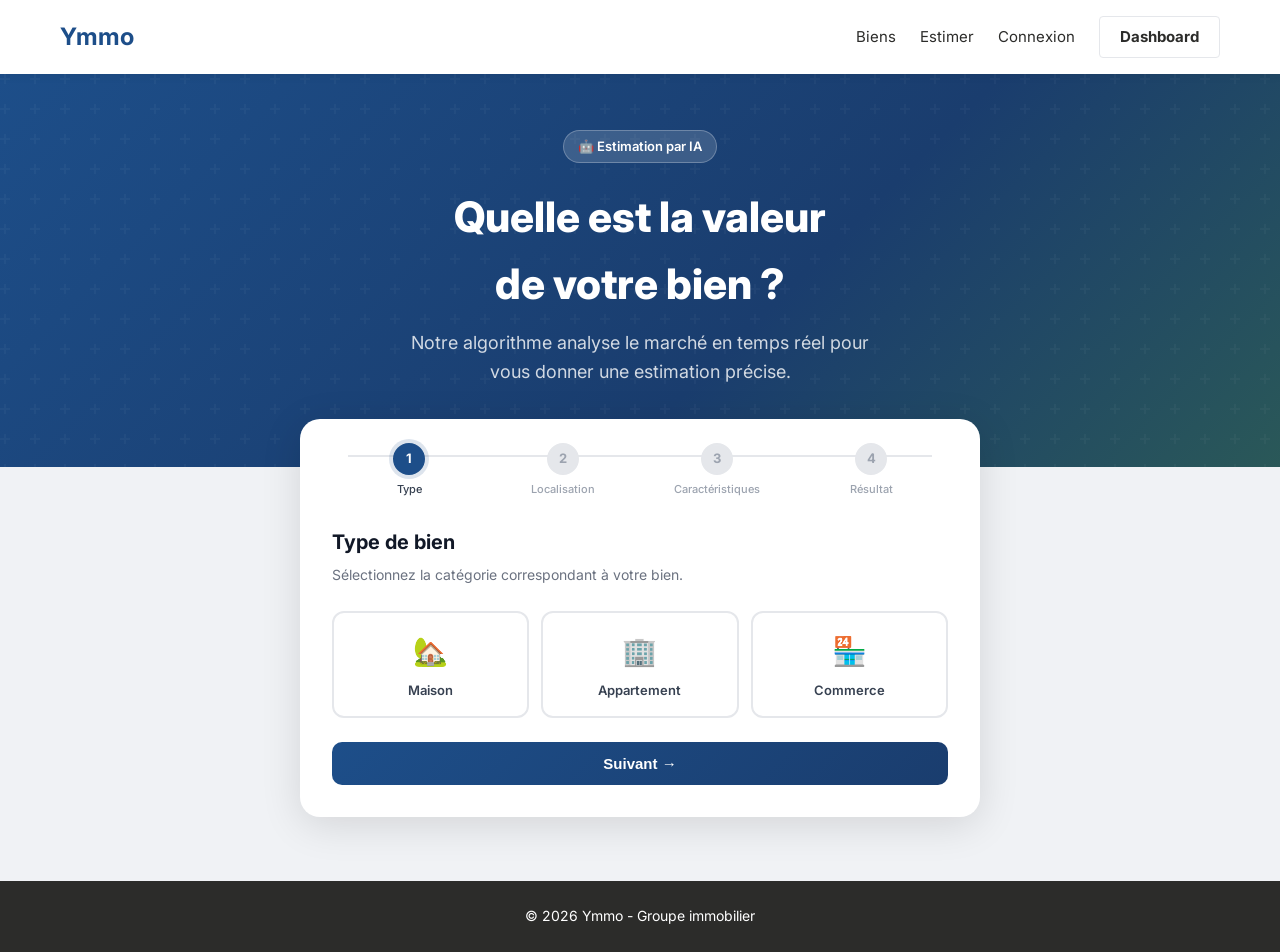
<file: frontend/pages/estimation.html>
<!DOCTYPE html>
<html lang="fr">

<head>
    <meta charset="UTF-8">
    <meta name="viewport" content="width=device-width, initial-scale=1.0">
    <title>Estimation IA — Ymmo</title>
    <meta name="description" content="Estimez gratuitement la valeur de votre bien immobilier grâce à l'intelligence artificielle Ymmo.">
    <link href="https://fonts.googleapis.com/css2?family=Inter:wght@300;400;500;600;700;800&display=swap" rel="stylesheet">
    <link rel="stylesheet" href="../css/style.css">
    <style>
        body {
            background: #f0f2f5;
            font-family: 'Inter', sans-serif;
        }

        /* Hero banner */
        .estim-hero {
            background: linear-gradient(135deg, #1D4E89 0%, #1a3d6e 60%, #2a5858 100%);
            color: white;
            padding: 56px 0 80px;
            text-align: center;
            position: relative;
            overflow: hidden;
        }

        .estim-hero::before {
            content: '';
            position: absolute;
            inset: 0;
            background: url("data:image/svg+xml,%3Csvg width='60' height='60' viewBox='0 0 60 60' xmlns='http://www.w3.org/2000/svg'%3E%3Cg fill='none' fill-rule='evenodd'%3E%3Cg fill='%23ffffff' fill-opacity='0.03'%3E%3Cpath d='M36 34v-4h-2v4h-4v2h4v4h2v-4h4v-2h-4zm0-30V0h-2v4h-4v2h4v4h2V6h4V4h-4zM6 34v-4H4v4H0v2h4v4h2v-4h4v-2H6zM6 4V0H4v4H0v2h4v4h2V6h4V4H6z'/%3E%3C/g%3E%3C/g%3E%3C/svg%3E");
        }

        .estim-hero h1 {
            font-size: 42px;
            font-weight: 800;
            margin-bottom: 12px;
            position: relative;
        }

        .estim-hero p {
            font-size: 18px;
            color: rgba(255,255,255,.8);
            position: relative;
            max-width: 500px;
            margin: 0 auto;
        }

        .estim-badge {
            display: inline-flex;
            align-items: center;
            gap: 6px;
            background: rgba(255,255,255,.15);
            border: 1px solid rgba(255,255,255,.25);
            padding: 5px 14px;
            border-radius: 20px;
            font-size: 13px;
            font-weight: 600;
            margin-bottom: 20px;
            position: relative;
        }

        /* Card principale */
        .estim-card {
            background: white;
            border-radius: 20px;
            box-shadow: 0 8px 40px rgba(0,0,0,.12);
            max-width: 680px;
            margin: -48px auto 64px;
            position: relative;
            overflow: hidden;
        }

        /* Steps indicator */
        .step-indicator {
            display: flex;
            padding: 24px 32px 0;
            gap: 0;
            position: relative;
        }

        .step-indicator::before {
            content: '';
            position: absolute;
            top: 36px;
            left: calc(32px + 16px);
            right: calc(32px + 16px);
            height: 2px;
            background: #e5e7eb;
            z-index: 0;
        }

        .step-dot-wrapper {
            display: flex;
            flex-direction: column;
            align-items: center;
            flex: 1;
            position: relative;
            z-index: 1;
        }

        .step-dot {
            width: 32px;
            height: 32px;
            border-radius: 50%;
            background: #e5e7eb;
            display: flex;
            align-items: center;
            justify-content: center;
            font-size: 13px;
            font-weight: 700;
            color: #9ca3af;
            transition: all .3s;
            border: 2px solid #e5e7eb;
        }

        .step-dot.active {
            background: #1D4E89;
            border-color: #1D4E89;
            color: white;
            box-shadow: 0 0 0 4px rgba(29,78,137,.15);
        }

        .step-dot.done {
            background: #059669;
            border-color: #059669;
            color: white;
        }

        .step-dot-label {
            font-size: 11px;
            color: #9ca3af;
            margin-top: 6px;
            font-weight: 500;
            white-space: nowrap;
        }

        .step-dot.active + .step-dot-label,
        .step-dot.done + .step-dot-label { color: #374151; }

        /* Formulaire steps */
        .form-step {
            display: none;
            padding: 28px 32px 32px;
        }

        .form-step.active { display: block; }

        .form-step h3 {
            font-size: 20px;
            font-weight: 700;
            margin-bottom: 6px;
            color: #111827;
        }

        .step-subtitle {
            font-size: 14px;
            color: #6b7280;
            margin-bottom: 24px;
        }

        .form-group {
            margin-bottom: 18px;
        }

        .form-group label {
            display: block;
            font-size: 13px;
            font-weight: 600;
            color: #374151;
            margin-bottom: 6px;
        }

        .form-group input,
        .form-group select {
            width: 100%;
            padding: 11px 14px;
            border: 1.5px solid #e5e7eb;
            border-radius: 10px;
            font-size: 15px;
            background: #fafafa;
            transition: all .2s;
            color: #111827;
            box-sizing: border-box;
        }

        .form-group input:focus,
        .form-group select:focus {
            outline: none;
            border-color: #1D4E89;
            background: white;
            box-shadow: 0 0 0 3px rgba(29,78,137,.1);
        }

        .form-row {
            display: grid;
            grid-template-columns: 1fr 1fr;
            gap: 14px;
        }

        /* Type cards */
        .type-cards {
            display: grid;
            grid-template-columns: repeat(3, 1fr);
            gap: 12px;
            margin-bottom: 24px;
        }

        .type-card {
            border: 2px solid #e5e7eb;
            border-radius: 12px;
            padding: 16px 12px;
            text-align: center;
            cursor: pointer;
            transition: all .2s;
            background: white;
        }

        .type-card:hover { border-color: #1D4E89; background: #eff6ff; }

        .type-card.selected {
            border-color: #1D4E89;
            background: #eff6ff;
            box-shadow: 0 0 0 3px rgba(29,78,137,.1);
        }

        .type-card .type-icon { font-size: 28px; margin-bottom: 6px; }
        .type-card .type-name { font-size: 13px; font-weight: 600; color: #374151; }

        /* Checkbox options */
        .option-checks {
            display: grid;
            grid-template-columns: repeat(3, 1fr);
            gap: 10px;
            margin-bottom: 24px;
        }

        .option-check {
            display: flex;
            align-items: center;
            gap: 8px;
            border: 1.5px solid #e5e7eb;
            border-radius: 10px;
            padding: 10px 12px;
            cursor: pointer;
            transition: all .2s;
        }

        .option-check:has(input:checked) {
            border-color: #1D4E89;
            background: #eff6ff;
        }

        .option-check input { accent-color: #1D4E89; cursor: pointer; }
        .option-check span { font-size: 13px; font-weight: 600; color: #374151; }

        /* Nav buttons */
        .btn-group {
            display: flex;
            gap: 10px;
            margin-top: 8px;
        }

        .btn-group .btn { flex: 1; padding: 13px; font-size: 15px; border-radius: 10px; font-weight: 600; }

        .btn-primary {
            background: linear-gradient(135deg, #1D4E89, #1a3d6e);
            color: white;
            border: none;
            cursor: pointer;
            transition: all .2s;
        }

        .btn-primary:hover { opacity: .9; transform: translateY(-1px); }

        .btn-outline {
            background: white;
            border: 1.5px solid #e5e7eb;
            color: #6b7280;
            cursor: pointer;
            transition: all .2s;
        }

        .btn-outline:hover { border-color: #9ca3af; color: #374151; }

        .form-error {
            color: #dc2626;
            font-size: 13px;
            font-weight: 500;
            margin-bottom: 12px;
            padding: 8px 12px;
            background: #fef2f2;
            border-radius: 8px;
            border: 1px solid #fecaca;
        }

        /* Loading */
        .result-loading {
            text-align: center;
            padding: 48px 24px;
        }

        .spinner {
            width: 48px;
            height: 48px;
            border: 4px solid #e5e7eb;
            border-top-color: #1D4E89;
            border-radius: 50%;
            animation: spin .8s linear infinite;
            margin: 0 auto 20px;
        }

        @keyframes spin { to { transform: rotate(360deg); } }

        .result-loading p { font-size: 16px; font-weight: 600; color: #374151; }
        .result-loading small { font-size: 13px; color: #9ca3af; }

        /* Result */
        .result-hero {
            background: linear-gradient(135deg, #1D4E89, #2a5858);
            color: white;
            padding: 32px;
            border-radius: 14px;
            text-align: center;
            margin-bottom: 20px;
        }

        .result-type-badge {
            display: inline-block;
            background: rgba(255,255,255,.2);
            border: 1px solid rgba(255,255,255,.3);
            padding: 3px 12px;
            border-radius: 20px;
            font-size: 12px;
            font-weight: 600;
            margin-bottom: 8px;
            text-transform: uppercase;
            letter-spacing: .06em;
        }

        .result-location { font-size: 14px; color: rgba(255,255,255,.75); margin-bottom: 16px; }

        .result-price {
            font-size: 52px;
            font-weight: 800;
            line-height: 1;
            margin-bottom: 8px;
        }

        .result-range { font-size: 15px; color: rgba(255,255,255,.75); }

        /* Detail cards */
        .result-details {
            display: grid;
            grid-template-columns: repeat(3, 1fr);
            gap: 12px;
            margin-bottom: 20px;
        }

        .detail-card {
            background: #f8fafc;
            border: 1px solid #e5e7eb;
            border-radius: 12px;
            padding: 16px;
            text-align: center;
        }

        .detail-icon { font-size: 22px; margin-bottom: 8px; }
        .detail-value { font-size: 16px; font-weight: 700; color: #111827; }
        .detail-label { font-size: 12px; color: #6b7280; margin-top: 3px; }

        /* Confidence */
        .confidence-block {
            background: #f8fafc;
            border: 1px solid #e5e7eb;
            border-radius: 12px;
            padding: 16px 20px;
            margin-bottom: 20px;
        }

        .confidence-header {
            display: flex;
            justify-content: space-between;
            font-size: 14px;
            font-weight: 600;
            color: #374151;
            margin-bottom: 10px;
        }

        .confidence-bar {
            height: 8px;
            background: #e5e7eb;
            border-radius: 4px;
            overflow: hidden;
        }

        .confidence-fill {
            height: 100%;
            border-radius: 4px;
            transition: width .8s ease;
        }

        /* CTA buttons */
        .result-cta {
            display: flex;
            flex-direction: column;
            gap: 10px;
        }

        .cta-btn {
            width: 100%;
            padding: 14px;
            border-radius: 12px;
            font-size: 15px;
            font-weight: 600;
            cursor: pointer;
            border: none;
            transition: all .2s;
            display: flex;
            align-items: center;
            justify-content: center;
            gap: 8px;
        }

        .cta-btn.primary {
            background: linear-gradient(135deg, #1D4E89, #1a3d6e);
            color: white;
        }

        .cta-btn.primary:hover { opacity: .9; transform: translateY(-1px); }

        .cta-btn.secondary {
            background: #f8fafc;
            border: 1.5px solid #e5e7eb;
            color: #374151;
        }

        .cta-btn.secondary:hover { border-color: #1D4E89; color: #1D4E89; background: #eff6ff; }

        .cta-btn.ghost {
            background: none;
            border: none;
            color: #9ca3af;
            font-size: 13px;
            padding: 8px;
        }

        .cta-btn.ghost:hover { color: #6b7280; }

        /* Error */
        .result-error {
            text-align: center;
            padding: 40px 24px;
        }

        .error-icon { font-size: 40px; margin-bottom: 12px; }
        .error-title { font-size: 18px; font-weight: 700; color: #dc2626; margin-bottom: 6px; }
        .error-msg { font-size: 14px; color: #6b7280; margin-bottom: 20px; }

        @media (max-width: 680px) {
            .estim-hero h1 { font-size: 30px; }
            .estim-card { margin: -32px 16px 40px; }
            .form-step { padding: 20px; }
            .form-row, .type-cards, .option-checks, .result-details { grid-template-columns: 1fr 1fr; }
            .result-price { font-size: 36px; }
            .step-indicator { padding: 20px 20px 0; }
        }
    </style>
</head>

<body>
    <header>
        <nav class="navbar">
            <div class="container">
                <div class="logo"><a href="/">Ymmo</a></div>
                <div class="nav-links">
                    <a href="biens.html">Biens</a>
                    <a href="estimation.html" class="active">Estimer</a>
                    <a href="login.html">Connexion</a>
                    <a href="dashboard.html" class="btn btn-outline">Dashboard</a>
                </div>
            </div>
        </nav>
    </header>

    <!-- Hero -->
    <div class="estim-hero">
        <div class="container">
            <div class="estim-badge">🤖 Estimation par IA</div>
            <h1>Quelle est la valeur<br>de votre bien ?</h1>
            <p>Notre algorithme analyse le marché en temps réel pour vous donner une estimation précise.</p>
        </div>
    </div>

    <!-- Card principale -->
    <div class="container">
        <div class="estim-card">
            <!-- Step indicator -->
            <div class="step-indicator">
                <div class="step-dot-wrapper">
                    <div class="step-dot active" data-step="1">1</div>
                    <div class="step-dot-label">Type</div>
                </div>
                <div class="step-dot-wrapper">
                    <div class="step-dot" data-step="2">2</div>
                    <div class="step-dot-label">Localisation</div>
                </div>
                <div class="step-dot-wrapper">
                    <div class="step-dot" data-step="3">3</div>
                    <div class="step-dot-label">Caractéristiques</div>
                </div>
                <div class="step-dot-wrapper">
                    <div class="step-dot" data-step="4">4</div>
                    <div class="step-dot-label">Résultat</div>
                </div>
            </div>

            <form id="estimationForm">
                <!-- Étape 1 : Type -->
                <div class="form-step active" data-step="1">
                    <h3>Type de bien</h3>
                    <p class="step-subtitle">Sélectionnez la catégorie correspondant à votre bien.</p>

                    <div class="type-cards">
                        <div class="type-card" onclick="selectType('maison', this)">
                            <div class="type-icon">🏡</div>
                            <div class="type-name">Maison</div>
                        </div>
                        <div class="type-card" onclick="selectType('appartement', this)">
                            <div class="type-icon">🏢</div>
                            <div class="type-name">Appartement</div>
                        </div>
                        <div class="type-card" onclick="selectType('commerce', this)">
                            <div class="type-icon">🏪</div>
                            <div class="type-name">Commerce</div>
                        </div>
                    </div>
                    <input type="hidden" id="type_bien">

                    <div class="btn-group">
                        <button type="button" class="btn btn-primary" onclick="validateStep1()">Suivant →</button>
                    </div>
                </div>

                <!-- Étape 2 : Localisation -->
                <div class="form-step" data-step="2">
                    <h3>Localisation</h3>
                    <p class="step-subtitle">Indiquez où se trouve votre bien.</p>

                    <div class="form-group">
                        <label for="ville">Ville *</label>
                        <input type="text" id="ville" placeholder="Ex: Aix-en-Provence, Lyon, Paris...">
                    </div>
                    <div class="form-group">
                        <label for="code_postal">Code postal *</label>
                        <input type="text" id="code_postal" placeholder="Ex: 13100, 69001, 75008">
                    </div>

                    <div class="btn-group">
                        <button type="button" class="btn btn-outline" onclick="goToStep(1)">← Retour</button>
                        <button type="button" class="btn btn-primary" onclick="validateStep2()">Suivant →</button>
                    </div>
                </div>

                <!-- Étape 3 : Caractéristiques -->
                <div class="form-step" data-step="3">
                    <h3>Caractéristiques</h3>
                    <p class="step-subtitle">Plus vous êtes précis, meilleure sera l'estimation.</p>

                    <div class="form-row">
                        <div class="form-group">
                            <label for="surface_m2">Surface (m²) *</label>
                            <input type="number" id="surface_m2" placeholder="75" min="1">
                        </div>
                        <div class="form-group">
                            <label for="nb_pieces">Nombre de pièces *</label>
                            <input type="number" id="nb_pieces" placeholder="3" min="1">
                        </div>
                    </div>
                    <div class="form-row">
                        <div class="form-group">
                            <label for="etage">Étage</label>
                            <input type="number" id="etage" placeholder="0" min="0">
                        </div>
                        <div class="form-group">
                            <label for="annee_construction">Année de construction</label>
                            <input type="number" id="annee_construction" placeholder="2000" min="1800" max="2026">
                        </div>
                    </div>
                    <div class="form-group">
                        <label for="etat_general">État général</label>
                        <select id="etat_general">
                            <option value="1">🔴 Mauvais état</option>
                            <option value="2">🟡 Correct</option>
                            <option value="3" selected>🟢 Bon état</option>
                            <option value="4">⭐ Très bon état</option>
                            <option value="5">✨ Excellent / Rénové</option>
                        </select>
                    </div>

                    <div class="option-checks">
                        <label class="option-check">
                            <input type="checkbox" id="has_garage">
                            <span>🚗 Garage</span>
                        </label>
                        <label class="option-check">
                            <input type="checkbox" id="has_jardin">
                            <span>🌿 Jardin</span>
                        </label>
                        <label class="option-check">
                            <input type="checkbox" id="has_piscine">
                            <span>🏊 Piscine</span>
                        </label>
                    </div>

                    <div class="btn-group">
                        <button type="button" class="btn btn-outline" onclick="goToStep(2)">← Retour</button>
                        <button type="button" class="btn btn-primary" onclick="submitEstimation()">🔍 Estimer maintenant</button>
                    </div>
                </div>

                <!-- Étape 4 : Résultat -->
                <div class="form-step" data-step="4">
                    <h3>Votre estimation</h3>
                    <p class="step-subtitle">Résultat basé sur l'analyse du marché immobilier actuel.</p>
                    <div id="resultContent"></div>
                </div>
            </form>
        </div>
    </div>

    <footer>
        <div class="container">
            <p>&copy; 2026 Ymmo - Groupe immobilier</p>
        </div>
    </footer>

    <script src="../js/config.js"></script>
    <script>
        function selectType(value, el) {
            document.querySelectorAll('.type-card').forEach(c => c.classList.remove('selected'));
            el.classList.add('selected');
            document.getElementById('type_bien').value = value;
        }

        function validateStep1() {
            if (!document.getElementById('type_bien').value) {
                const existing = document.querySelector('.form-step.active .form-error');
                if (!existing) {
                    const err = document.createElement('p');
                    err.className = 'form-error';
                    err.textContent = 'Veuillez sélectionner un type de bien.';
                    document.querySelector('.form-step.active .btn-group').insertAdjacentElement('beforebegin', err);
                    setTimeout(() => err.remove(), 3000);
                }
                return;
            }
            goToStep(2);
        }

        function validateStep2() {
            const ville = document.getElementById('ville').value.trim();
            const cp = document.getElementById('code_postal').value.trim();
            if (!ville || !cp) {
                const existing = document.querySelector('.form-step.active .form-error');
                if (!existing) {
                    const err = document.createElement('p');
                    err.className = 'form-error';
                    err.textContent = 'Veuillez renseigner la ville et le code postal.';
                    document.querySelector('.form-step.active .btn-group').insertAdjacentElement('beforebegin', err);
                    setTimeout(() => err.remove(), 3000);
                }
                return;
            }
            goToStep(3);
        }
    </script>
    <script src="../js/estimation.js"></script>
</body>

</html>
</file>
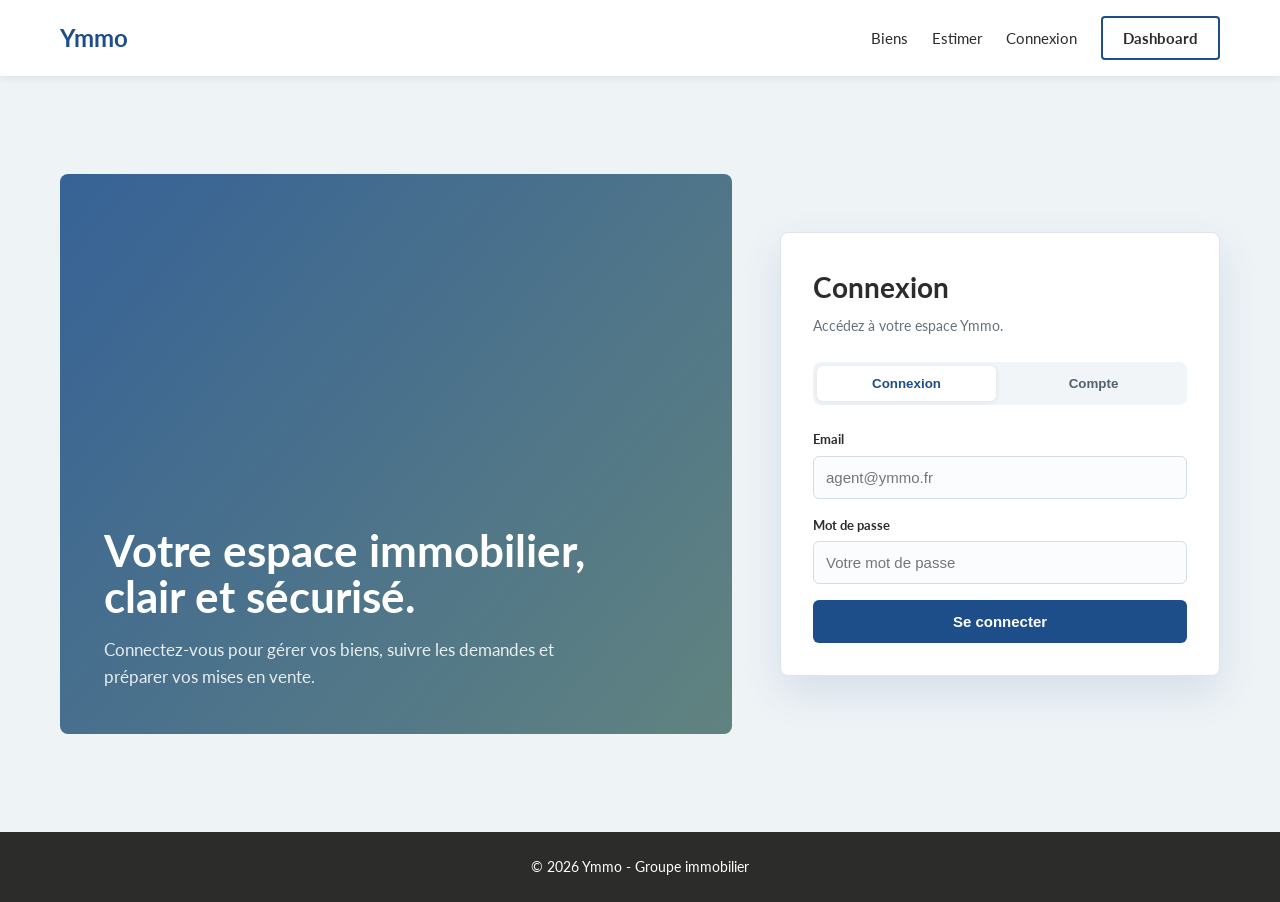
<file: frontend/pages/login.html>
<!DOCTYPE html>
<html lang="fr">

<head>
    <meta charset="UTF-8">
    <meta name="viewport" content="width=device-width, initial-scale=1.0">
    <title>Connexion - Ymmo</title>
    <link href="https://fonts.googleapis.com/css2?family=Lato:wght@300;400;700;900&display=swap" rel="stylesheet">
    <link rel="stylesheet" href="../css/style.css">
    <style>
        body {
            background: #eef3f6;
        }

        .auth-page {
            min-height: calc(100vh - 144px);
            display: grid;
            grid-template-columns: minmax(0, 1fr) 440px;
            gap: 48px;
            align-items: center;
            padding: 56px 0;
        }

        .auth-visual {
            min-height: 560px;
            border-radius: 8px;
            overflow: hidden;
            background:
                linear-gradient(130deg, rgba(29, 78, 137, 0.88), rgba(42, 88, 82, 0.72)),
                url("https://images.unsplash.com/photo-1600585154340-be6161a56a0c?auto=format&fit=crop&w=1400&q=80");
            background-size: cover;
            background-position: center;
            color: white;
            padding: 44px;
            display: flex;
            flex-direction: column;
            justify-content: flex-end;
        }

        .auth-visual h1 {
            font-size: 44px;
            line-height: 1.05;
            max-width: 520px;
            margin-bottom: 16px;
        }

        .auth-visual p {
            max-width: 480px;
            color: rgba(255, 255, 255, 0.88);
            font-size: 17px;
        }

        .auth-panel {
            background: white;
            border: 1px solid #dde5ea;
            border-radius: 8px;
            padding: 32px;
            box-shadow: 0 16px 40px rgba(29, 78, 137, 0.12);
        }

        .auth-panel h2 {
            font-size: 28px;
            margin-bottom: 6px;
        }

        .auth-panel .subtitle {
            color: #64717c;
            margin-bottom: 24px;
            font-size: 14px;
        }

        .auth-tabs {
            display: grid;
            grid-template-columns: 1fr 1fr;
            gap: 8px;
            margin-bottom: 24px;
            background: #f1f5f7;
            padding: 4px;
            border-radius: 8px;
        }

        .auth-tabs button {
            border: 0;
            background: transparent;
            padding: 10px 12px;
            border-radius: 6px;
            font-weight: 700;
            cursor: pointer;
            color: #52616d;
        }

        .auth-tabs button.active {
            background: white;
            color: #1D4E89;
            box-shadow: 0 1px 6px rgba(0, 0, 0, 0.08);
        }

        .auth-form {
            display: none;
        }

        .auth-form.active {
            display: block;
        }

        .form-group {
            margin-bottom: 16px;
        }

        .form-row {
            display: grid;
            grid-template-columns: 1fr 1fr;
            gap: 12px;
        }

        .form-group label {
            display: block;
            font-weight: 700;
            margin-bottom: 6px;
            font-size: 13px;
        }

        .form-group input,
        .form-group select {
            width: 100%;
            padding: 12px;
            border: 1px solid #d6dde2;
            border-radius: 6px;
            font-size: 15px;
            background: #fbfcfd;
        }

        .form-group input:focus,
        .form-group select:focus {
            outline: 2px solid rgba(29, 78, 137, 0.18);
            border-color: #1D4E89;
            background: white;
        }

        .btn-block {
            width: 100%;
            padding: 13px;
            font-size: 15px;
            border-radius: 6px;
        }

        .message {
            display: none;
            padding: 12px;
            border-radius: 6px;
            margin-bottom: 16px;
            font-size: 14px;
        }

        .message.error {
            display: block;
            background: #fff1f1;
            color: #b42318;
            border: 1px solid #ffd2d2;
        }

        .message.success {
            display: block;
            background: #ecfdf3;
            color: #027a48;
            border: 1px solid #abefc6;
        }

        .session-actions {
            display: grid;
            gap: 10px;
        }

        @media (max-width: 920px) {
            .auth-page {
                grid-template-columns: 1fr;
                padding: 32px 0;
            }

            .auth-visual {
                min-height: 260px;
                padding: 28px;
            }

            .auth-visual h1 {
                font-size: 32px;
            }
        }

        @media (max-width: 560px) {
            .auth-panel {
                padding: 24px;
            }

            .form-row {
                grid-template-columns: 1fr;
            }
        }
    </style>
</head>

<body>
    <header>
        <nav class="navbar">
            <div class="container">
                <div class="logo"><a href="/">Ymmo</a></div>
                <div class="nav-links">
                    <a href="biens.html">Biens</a>
                    <a href="estimation.html">Estimer</a>
                    <a href="login.html" class="active">Connexion</a>
                    <a href="dashboard.html" class="btn btn-outline">Dashboard</a>
                </div>
            </div>
        </nav>
    </header>

    <main>
        <div class="container">
            <section class="auth-page">
                <div class="auth-visual">
                    <h1>Votre espace immobilier, clair et sécurisé.</h1>
                    <p>Connectez-vous pour gérer vos biens, suivre les demandes et préparer vos mises en vente.</p>
                </div>

                <div class="auth-panel">
                    <h2 id="authTitle">Connexion</h2>
                    <p class="subtitle" id="authSubtitle">Accédez à votre espace Ymmo.</p>

                    <div id="message" class="message"></div>

                    <div id="authTabs" class="auth-tabs">
                        <button type="button" id="loginTab" class="active" onclick="showLogin()">Connexion</button>
                        <button type="button" id="registerTab" onclick="showRegister()">Compte</button>
                    </div>

                    <form id="loginForm" class="auth-form active">
                        <div class="form-group">
                            <label for="email">Email</label>
                            <input type="email" id="email" placeholder="agent@ymmo.fr" autocomplete="email" required>
                        </div>
                        <div class="form-group">
                            <label for="password">Mot de passe</label>
                            <input type="password" id="password" placeholder="Votre mot de passe" autocomplete="current-password" required>
                        </div>
                        <button type="submit" class="btn btn-primary btn-block">Se connecter</button>
                    </form>

                    <form id="registerForm" class="auth-form">
                        <div class="form-row">
                            <div class="form-group">
                                <label for="reg_prenom">Prénom</label>
                                <input type="text" id="reg_prenom" placeholder="Jean" autocomplete="given-name" required>
                            </div>
                            <div class="form-group">
                                <label for="reg_nom">Nom</label>
                                <input type="text" id="reg_nom" placeholder="Dupont" autocomplete="family-name" required>
                            </div>
                        </div>
                        <div class="form-group">
                            <label for="reg_email">Email</label>
                            <input type="email" id="reg_email" placeholder="agent@ymmo.fr" autocomplete="email" required>
                        </div>
                        <div class="form-group">
                            <label for="reg_password">Mot de passe</label>
                            <input type="password" id="reg_password" placeholder="8 caractères minimum" autocomplete="new-password" minlength="8" required>
                        </div>
                        <div class="form-group">
                            <label for="reg_role">Profil</label>
                            <select id="reg_role">
                                <option value="client">Client</option>
                                <option value="agent">Agent</option>
                            </select>
                        </div>
                        <button type="submit" class="btn btn-primary btn-block">Créer mon compte</button>
                    </form>

                    <div id="sessionActions" class="session-actions" style="display:none;">
                        <button type="button" class="btn btn-primary btn-block" id="sessionRedirectBtn" onclick="goToDashboard()">Aller au dashboard</button>
                        <button type="button" class="btn btn-outline btn-block" onclick="logout()">Se déconnecter</button>
                    </div>
                </div>
            </section>
        </div>
    </main>

    <footer>
        <div class="container">
            <p>&copy; 2026 Ymmo - Groupe immobilier</p>
        </div>
    </footer>

    <script src="../js/config.js"></script>
    <script>
        function showMessage(text, type) {
            const el = document.getElementById('message');
            el.textContent = text;
            el.className = 'message ' + type;
            el.style.display = 'block';
        }

        function hideMessage() {
            document.getElementById('message').style.display = 'none';
        }

        function setMode(mode) {
            const isRegister = mode === 'register';
            document.getElementById('loginForm').classList.toggle('active', !isRegister);
            document.getElementById('registerForm').classList.toggle('active', isRegister);
            document.getElementById('loginTab').classList.toggle('active', !isRegister);
            document.getElementById('registerTab').classList.toggle('active', isRegister);
            document.getElementById('authTitle').textContent = isRegister ? 'Créer un compte' : 'Connexion';
            document.getElementById('authSubtitle').textContent = isRegister ? 'Quelques informations pour ouvrir votre espace.' : 'Accédez à votre espace Ymmo.';
            hideMessage();
        }

        function showRegister() {
            setMode('register');
        }

        function showLogin() {
            setMode('login');
        }

        async function ensureLoggedSession() {
            const token = localStorage.getItem('ymmo_token');
            if (!token) return;

            try {
                const response = await fetch(`${API_URL}/auth/me`, {
                    headers: { 'Authorization': `Bearer ${token}` }
                });
                if (!response.ok) throw new Error('Session expirée');
                const user = await response.json();
                localStorage.setItem('ymmo_user', JSON.stringify(user));
                document.getElementById('authTabs').style.display = 'none';
                document.getElementById('loginForm').classList.remove('active');
                document.getElementById('registerForm').classList.remove('active');
                document.getElementById('sessionActions').style.display = 'grid';
                document.getElementById('authTitle').textContent = 'Déjà connecté';
                document.getElementById('authSubtitle').textContent = `Session active pour ${user.email}.`;
                document.getElementById('sessionRedirectBtn').textContent =
                    user.role === 'admin' ? 'Aller à l\'administration' : 'Aller au dashboard';
            } catch (error) {
                logout(false);
            }
        }

        document.getElementById('loginForm').addEventListener('submit', async (e) => {
            e.preventDefault();
            hideMessage();

            const email = document.getElementById('email').value.trim();
            const password = document.getElementById('password').value;

            try {
                const response = await fetch(`${API_URL}/auth/login`, {
                    method: 'POST',
                    headers: { 'Content-Type': 'application/json' },
                    body: JSON.stringify({ email, mot_de_passe: password })
                });

                const data = await response.json();
                if (!response.ok) throw new Error(data.detail || 'Email ou mot de passe incorrect');

                localStorage.setItem('ymmo_token', data.access_token);
                localStorage.setItem('ymmo_user', JSON.stringify(data.user));
                showMessage('Connexion réussie. Redirection...', 'success');
                const redirect = data.user.role === 'admin' ? 'admin.html' : 'dashboard.html';
                setTimeout(() => window.location.href = redirect, 700);
            } catch (error) {
                showMessage(error.message, 'error');
            }
        });

        document.getElementById('registerForm').addEventListener('submit', async (e) => {
            e.preventDefault();
            hideMessage();

            const password = document.getElementById('reg_password').value;
            if (password.length < 8) {
                showMessage('Le mot de passe doit contenir au moins 8 caractères.', 'error');
                return;
            }

            const userData = {
                nom: document.getElementById('reg_nom').value.trim(),
                prenom: document.getElementById('reg_prenom').value.trim(),
                email: document.getElementById('reg_email').value.trim(),
                mot_de_passe: password,
                role: document.getElementById('reg_role').value
            };

            try {
                const response = await fetch(`${API_URL}/auth/register`, {
                    method: 'POST',
                    headers: { 'Content-Type': 'application/json' },
                    body: JSON.stringify(userData)
                });

                const data = await response.json();
                if (!response.ok) throw new Error(data.detail || "Erreur lors de l'inscription");

                showMessage('Compte créé. Vous pouvez vous connecter.', 'success');
                document.getElementById('registerForm').reset();
                setTimeout(showLogin, 900);
            } catch (error) {
                showMessage(error.message, 'error');
            }
        });

        function goToDashboard() {
            const user = JSON.parse(localStorage.getItem('ymmo_user') || '{}');
            window.location.href = user.role === 'admin' ? 'admin.html' : 'dashboard.html';
        }

        function logout(reload = true) {
            localStorage.removeItem('ymmo_token');
            localStorage.removeItem('ymmo_user');
            if (reload) window.location.reload();
        }

        ensureLoggedSession();
    </script>
</body>

</html>
</file>
<file: frontend/css/style.css>
/* RESET */
* {
    margin: 0;
    padding: 0;
    box-sizing: border-box;
}

body {
    font-family: 'Lato', sans-serif;
    background-color: #F7F6F3;
    color: #2C2C2A;
    line-height: 1.6;
}

.container {
    max-width: 1200px;
    margin: 0 auto;
    padding: 0 20px;
}

/* HEADER */
.navbar {
    background: #FFFFFF;
    padding: 16px 0;
    box-shadow: 0 2px 8px rgba(44, 44, 42, 0.08);
    position: sticky;
    top: 0;
    z-index: 100;
}

.navbar .container {
    display: flex;
    justify-content: space-between;
    align-items: center;
}

.logo a {
    font-size: 24px;
    font-weight: 700;
    color: #1D4E89;
    text-decoration: none;
}

.nav-links {
    display: flex;
    gap: 24px;
    align-items: center;
}

.nav-links a {
    color: #2C2C2A;
    text-decoration: none;
    font-size: 15px;
}

.nav-links a:hover {
    color: #1D4E89;
}

.btn {
    padding: 8px 20px;
    border-radius: 4px;
    font-weight: 700;
    font-size: 14px;
    cursor: pointer;
    border: none;
    text-decoration: none;
    display: inline-block;
    transition: background 0.2s;
}

.btn-primary {
    background: #1D4E89;
    color: #FFFFFF;
}

.btn-primary:hover {
    background: #163a64;
}

.btn-outline {
    background: transparent;
    color: #1D4E89;
    border: 2px solid #1D4E89;
}

.btn-outline:hover {
    background: #1D4E89;
    color: #FFFFFF;
}

/* HERO */
.hero {
    padding: 80px 0 60px;
    text-align: center;
    background: #FFFFFF;
}

.hero h1 {
    font-size: 40px;
    font-weight: 300;
    margin-bottom: 12px;
}

.hero .subtitle {
    font-size: 18px;
    color: #666;
    margin-bottom: 32px;
}

.search-bar {
    display: flex;
    flex-wrap: wrap;
    gap: 12px;
    justify-content: center;
    max-width: 700px;
    margin: 0 auto;
}

.search-bar input,
.search-bar select {
    padding: 12px 16px;
    border: 1px solid #ddd;
    border-radius: 4px;
    font-size: 15px;
    background: #FFFFFF;
    flex: 1;
    min-width: 150px;
}

.search-group {
    display: flex;
    gap: 12px;
    flex: 1;
}

.search-bar .btn {
    padding: 12px 32px;
}

/* FEATURES */
.features {
    padding: 60px 0;
}

.feature-grid {
    display: grid;
    grid-template-columns: repeat(3, 1fr);
    gap: 32px;
}

.feature-card {
    background: #FFFFFF;
    padding: 32px;
    border-radius: 8px;
    text-align: center;
    box-shadow: 0 2px 12px rgba(44, 44, 42, 0.06);
}

.feature-icon {
    font-size: 40px;
    margin-bottom: 12px;
}

.feature-card h3 {
    font-size: 18px;
    margin-bottom: 8px;
}

.feature-card p {
    color: #666;
    font-size: 14px;
}

/* STATS */
.stats {
    background: #FFFFFF;
    padding: 60px 0;
}

.stats-grid {
    display: grid;
    grid-template-columns: repeat(3, 1fr);
    text-align: center;
}

.stat-number {
    font-size: 36px;
    font-weight: 700;
    color: #1D4E89;
    display: block;
}

.stats-grid span {
    display: block;
    color: #666;
    font-size: 14px;
}

/* FOOTER */
footer {
    background: #2C2C2A;
    color: #FFFFFF;
    padding: 24px 0;
    text-align: center;
    font-size: 14px;
}

/* RESPONSIVE */
@media (max-width: 768px) {

    .feature-grid,
    .stats-grid {
        grid-template-columns: 1fr;
    }

    .hero h1 {
        font-size: 28px;
    }

    .search-bar {
        flex-direction: column;
    }

    .nav-links {
        gap: 12px;
    }
}
</file>
